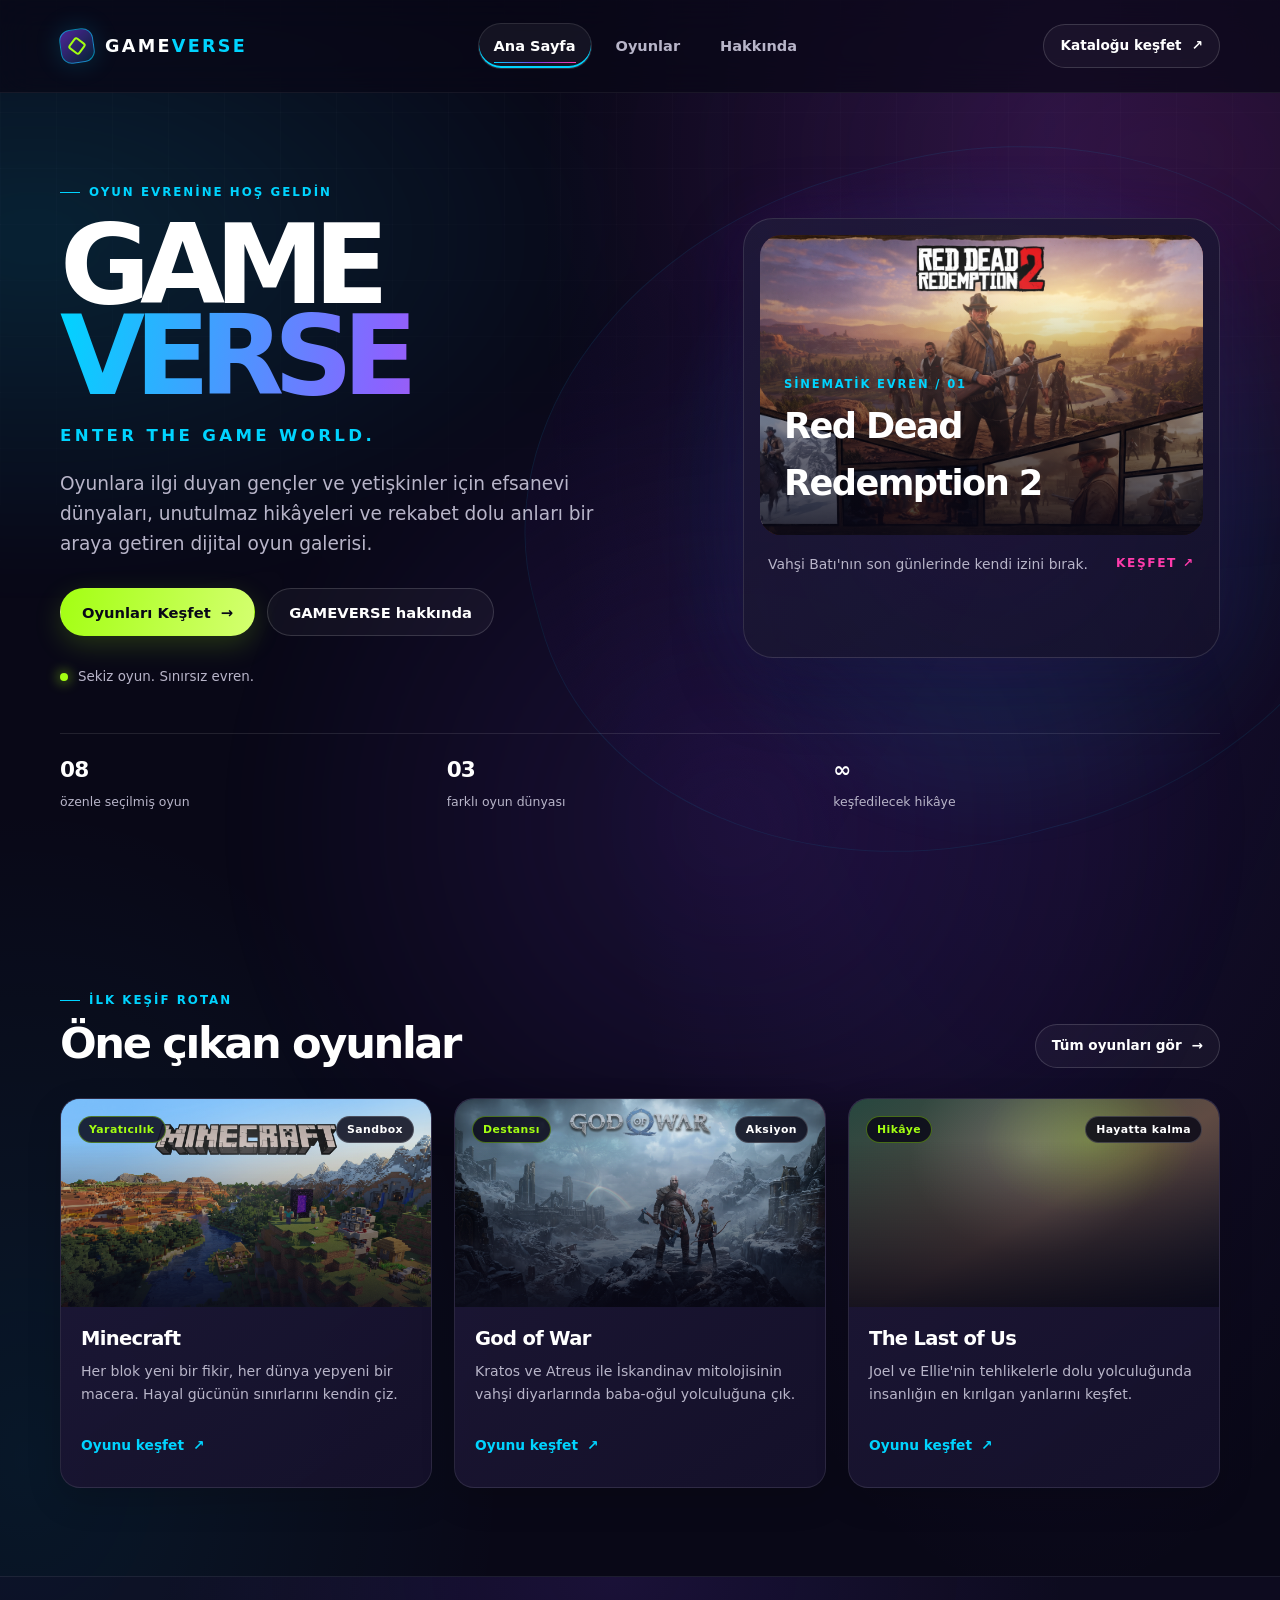
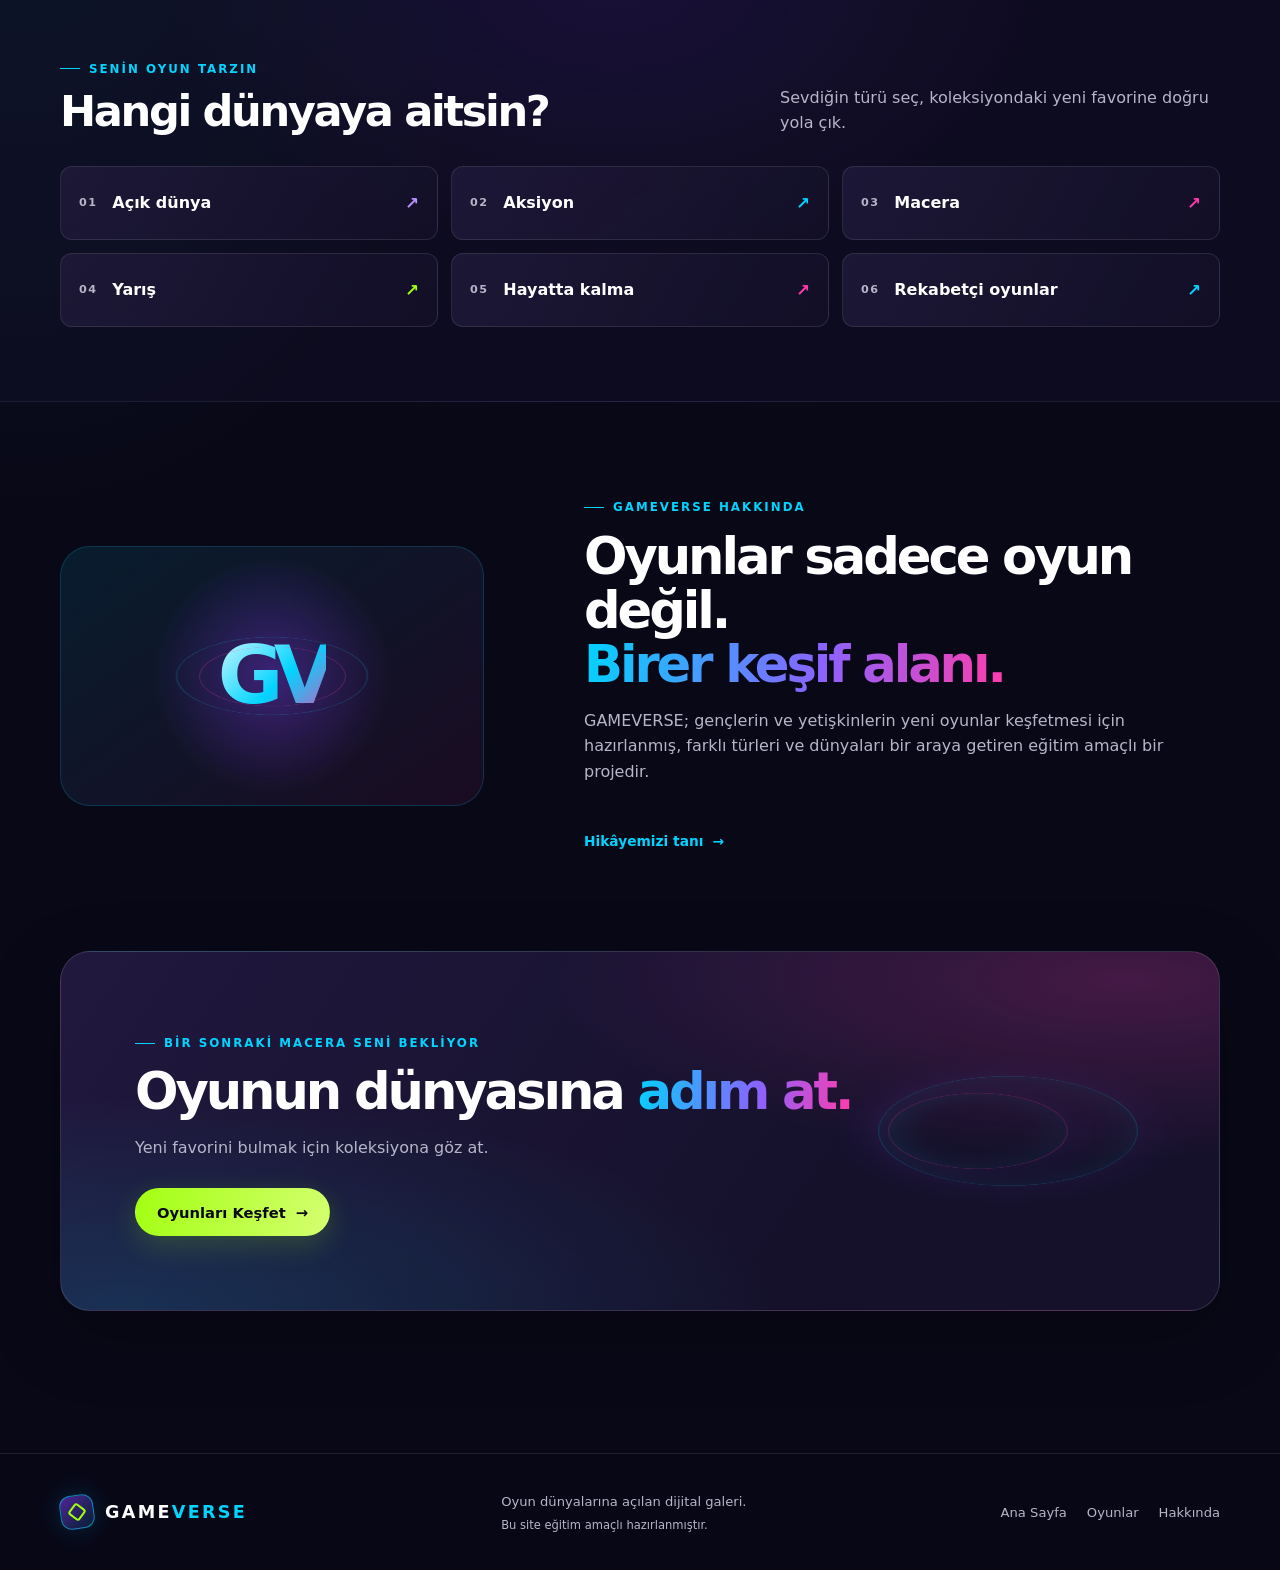
<file: index.html>
<!doctype html>
<html lang="tr">
<head>
  <meta charset="utf-8">
  <meta name="viewport" content="width=device-width, initial-scale=1">
  <meta name="theme-color" content="#090817">
  <meta name="description" content="GAMEVERSE ile oyun dünyalarının öne çıkan yapımlarını keşfet.">
  <title>GAMEVERSE — Oyunların Ötesinde</title>
  <link rel="stylesheet" href="css/style.css">
  <script src="js/script.js" defer></script>
</head>
<body>
  <a class="skip-link" href="#main-content">Ana içeriğe geç</a>
  <header class="site-header">
    <div class="container navbar">
      <a class="brand" href="index.html" aria-label="GAMEVERSE ana sayfa">
        <span class="brand-mark" aria-hidden="true"></span>
        <span class="brand-word">GAME<span>VERSE</span></span>
      </a>
      <nav class="nav-links" aria-label="Ana gezinme">
        <a class="nav-link" href="index.html" aria-current="page">Ana Sayfa</a>
        <a class="nav-link" href="icerikler.html">Oyunlar</a>
        <a class="nav-link" href="hakkinda.html">Hakkında</a>
      </nav>
      <details class="mobile-menu">
        <summary class="mobile-menu-toggle"><span class="menu-lines" aria-hidden="true"><i></i><i></i></span>Menü</summary>
        <nav class="mobile-menu-panel" aria-label="Mobil gezinme">
          <a href="index.html" aria-current="page">Ana Sayfa</a>
          <a href="icerikler.html">Oyunlar</a>
          <a href="hakkinda.html">Hakkında</a>
        </nav>
      </details>
      <a class="button button--secondary button--small" href="icerikler.html">Kataloğu keşfet <span aria-hidden="true">↗</span></a>
    </div>
  </header>

  <main id="main-content" tabindex="-1">
    <section class="hero hero--home container">
      <div class="hero-grid">
        <div class="hero-copy reveal">
          <span class="eyebrow">Oyun evrenine hoş geldin</span>
          <h1 class="hero-title hero-title--brand">
            <span class="title-line brand-first">GAME</span>
            <span class="title-line gradient-text">VERSE</span>
          </h1>
          <p class="hero-slogan">ENTER THE GAME WORLD.</p>
          <p class="lead">Oyunlara ilgi duyan gençler ve yetişkinler için efsanevi dünyaları, unutulmaz hikâyeleri ve rekabet dolu anları bir araya getiren dijital oyun galerisi.</p>
          <div class="hero-actions">
            <a class="button button--primary" href="icerikler.html">Oyunları Keşfet <span aria-hidden="true">→</span></a>
            <a class="button button--secondary" href="hakkinda.html">GAMEVERSE hakkında</a>
          </div>
          <p class="hero-note"><span class="status-dot" aria-hidden="true"></span> Sekiz oyun. Sınırsız evren.</p>
        </div>

        <div class="feature-panel reveal reveal-delay">
          <div class="feature-art has-image art--rdr2">
            <img class="game-art-image" src="images/games/red%20dead%20redemption%202.jpeg" alt="Red Dead Redemption 2 oyun görseli" fetchpriority="high">
            <div>
              <span class="feature-kicker">Sinematik evren / 01</span>
              <h2>Red Dead<br>Redemption 2</h2>
            </div>
          </div>
          <div class="feature-meta">
            <p>Vahşi Batı'nın son günlerinde kendi izini bırak.</p>
            <a class="feature-index" href="icerikler.html" aria-label="Red Dead Redemption 2 oyununu keşfet">KEŞFET ↗</a>
          </div>
        </div>
      </div>

      <div class="stat-row" role="group" aria-label="GAMEVERSE özeti">
        <div class="stat"><strong>08</strong><span>özenle seçilmiş oyun</span></div>
        <div class="stat"><strong>03</strong><span>farklı oyun dünyası</span></div>
        <div class="stat"><strong>∞</strong><span>keşfedilecek hikâye</span></div>
      </div>
    </section>

    <section class="section container" aria-labelledby="featured-heading">
      <div class="section-heading">
        <div>
          <span class="eyebrow">İlk keşif rotan</span>
          <h2 id="featured-heading">Öne çıkan oyunlar</h2>
        </div>
        <a class="button button--secondary button--small" href="icerikler.html">Tüm oyunları gör <span aria-hidden="true">→</span></a>
      </div>
      <div class="game-grid">
        <article class="game-card">
          <div class="game-art has-image art--minecraft"><img class="game-art-image" src="images/games/minecraft.jpeg" alt="Minecraft oyun görseli" loading="lazy" decoding="async"><span class="tag tag--accent">Yaratıcılık</span><span class="tag">Sandbox</span></div>
          <div class="game-card-content">
            <h3>Minecraft</h3>
            <p>Her blok yeni bir fikir, her dünya yepyeni bir macera. Hayal gücünün sınırlarını kendin çiz.</p>
            <a class="game-card-link" href="icerikler.html">Oyunu keşfet <span aria-hidden="true">↗</span></a>
          </div>
        </article>
        <article class="game-card">
          <div class="game-art has-image art--god-of-war"><img class="game-art-image" src="images/games/god%20of%20war.jpeg" alt="God of War oyun görseli" loading="lazy" decoding="async"><span class="tag tag--accent">Destansı</span><span class="tag">Aksiyon</span></div>
          <div class="game-card-content">
            <h3>God of War</h3>
            <p>Kratos ve Atreus ile İskandinav mitolojisinin vahşi diyarlarında baba-oğul yolculuğuna çık.</p>
            <a class="game-card-link" href="icerikler.html">Oyunu keşfet <span aria-hidden="true">↗</span></a>
          </div>
        </article>
        <article class="game-card">
          <div class="game-art has-image art--last-of-us"><img class="game-art-image" src="images/games/the%20last%20of%20us.jpeg" alt="The Last of Us oyun görseli" loading="lazy" decoding="async"><span class="tag tag--accent">Hikâye</span><span class="tag">Hayatta kalma</span></div>
          <div class="game-card-content">
            <h3>The Last of Us</h3>
            <p>Joel ve Ellie'nin tehlikelerle dolu yolculuğunda insanlığın en kırılgan yanlarını keşfet.</p>
            <a class="game-card-link" href="icerikler.html">Oyunu keşfet <span aria-hidden="true">↗</span></a>
          </div>
        </article>
      </div>
    </section>

    <section class="genre-section" aria-labelledby="genres-heading">
      <div class="container">
        <div class="section-heading">
          <div>
            <span class="eyebrow">Senin oyun tarzın</span>
            <h2 id="genres-heading">Hangi dünyaya aitsin?</h2>
          </div>
          <p>Sevdiğin türü seç, koleksiyondaki yeni favorine doğru yola çık.</p>
        </div>
        <div class="genre-grid">
          <a class="genre-pill genre-pill--purple" href="icerikler.html"><span>01</span>Açık dünya<i aria-hidden="true">↗</i></a>
          <a class="genre-pill genre-pill--blue" href="icerikler.html"><span>02</span>Aksiyon<i aria-hidden="true">↗</i></a>
          <a class="genre-pill genre-pill--pink" href="icerikler.html"><span>03</span>Macera<i aria-hidden="true">↗</i></a>
          <a class="genre-pill genre-pill--green" href="icerikler.html"><span>04</span>Yarış<i aria-hidden="true">↗</i></a>
          <a class="genre-pill genre-pill--pink" href="icerikler.html"><span>05</span>Hayatta kalma<i aria-hidden="true">↗</i></a>
          <a class="genre-pill genre-pill--blue" href="icerikler.html"><span>06</span>Rekabetçi oyunlar<i aria-hidden="true">↗</i></a>
        </div>
      </div>
    </section>

    <section class="about-teaser section container" aria-labelledby="about-heading">
      <div class="about-teaser-mark" aria-hidden="true"><span>GV</span></div>
      <div class="about-teaser-copy">
        <span class="eyebrow">GAMEVERSE hakkında</span>
        <h2 id="about-heading">Oyunlar sadece oyun değil.<br><span class="gradient-text">Birer keşif alanı.</span></h2>
        <p>GAMEVERSE; gençlerin ve yetişkinlerin yeni oyunlar keşfetmesi için hazırlanmış, farklı türleri ve dünyaları bir araya getiren eğitim amaçlı bir projedir.</p>
        <a class="text-link" href="hakkinda.html">Hikâyemizi tanı <span aria-hidden="true">→</span></a>
      </div>
    </section>

    <section class="container final-cta" aria-labelledby="cta-heading">
      <div class="cta-panel">
        <span class="eyebrow">Bir sonraki macera seni bekliyor</span>
        <h2 id="cta-heading">Oyunun dünyasına <span class="gradient-text">adım at.</span></h2>
        <p>Yeni favorini bulmak için koleksiyona göz at.</p>
        <a class="button button--primary" href="icerikler.html">Oyunları Keşfet <span aria-hidden="true">→</span></a>
        <span class="cta-orbit cta-orbit--one" aria-hidden="true"></span>
        <span class="cta-orbit cta-orbit--two" aria-hidden="true"></span>
      </div>
    </section>
  </main>

  <footer class="site-footer">
    <div class="container footer-inner">
      <a class="brand" href="index.html"><span class="brand-mark" aria-hidden="true"></span><span class="brand-word">GAME<span>VERSE</span></span></a>
      <div class="footer-description">
        <p class="footer-note">Oyun dünyalarına açılan dijital galeri.</p>
        <p class="footer-note">Bu site eğitim amaçlı hazırlanmıştır.</p>
      </div>
      <nav class="footer-links" aria-label="Alt gezinme">
        <a href="index.html" aria-current="page">Ana Sayfa</a>
        <a href="icerikler.html">Oyunlar</a>
        <a href="hakkinda.html">Hakkında</a>
      </nav>
    </div>
  </footer>
</body>
</html>
</file>
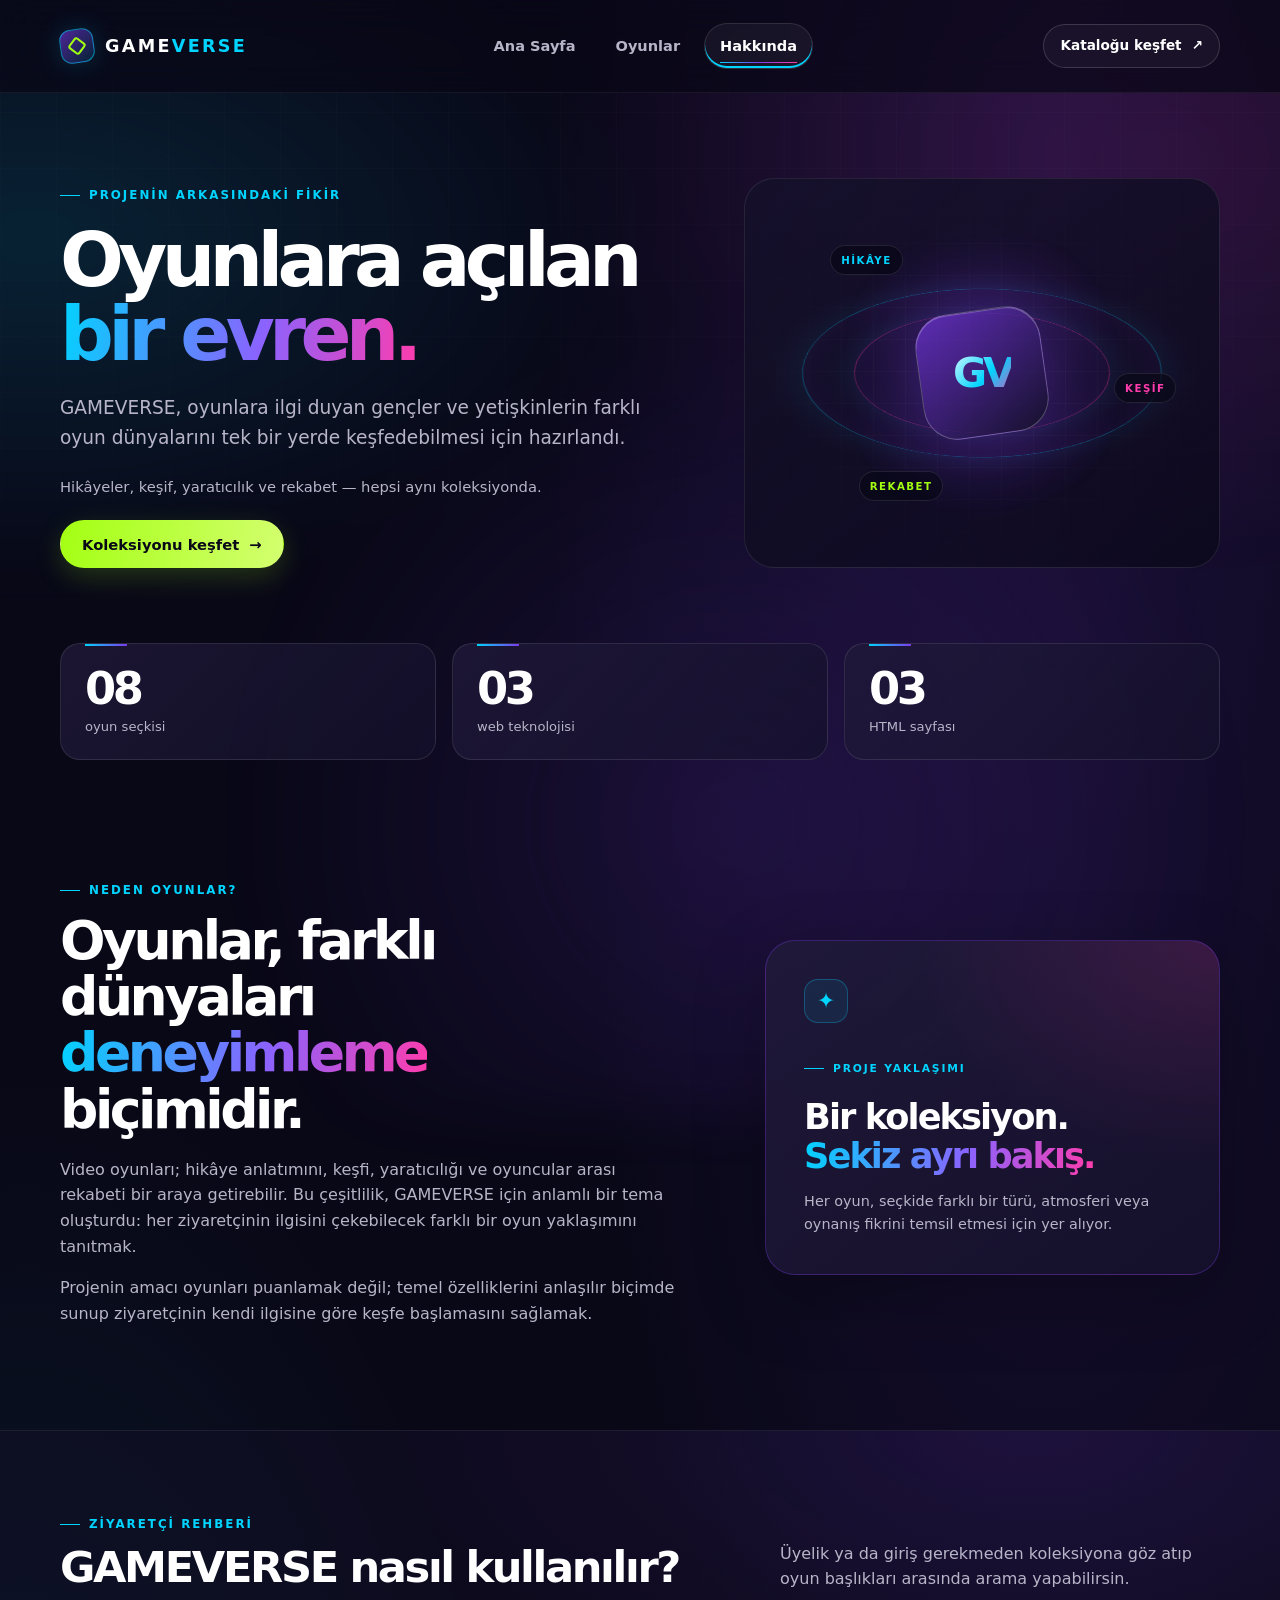
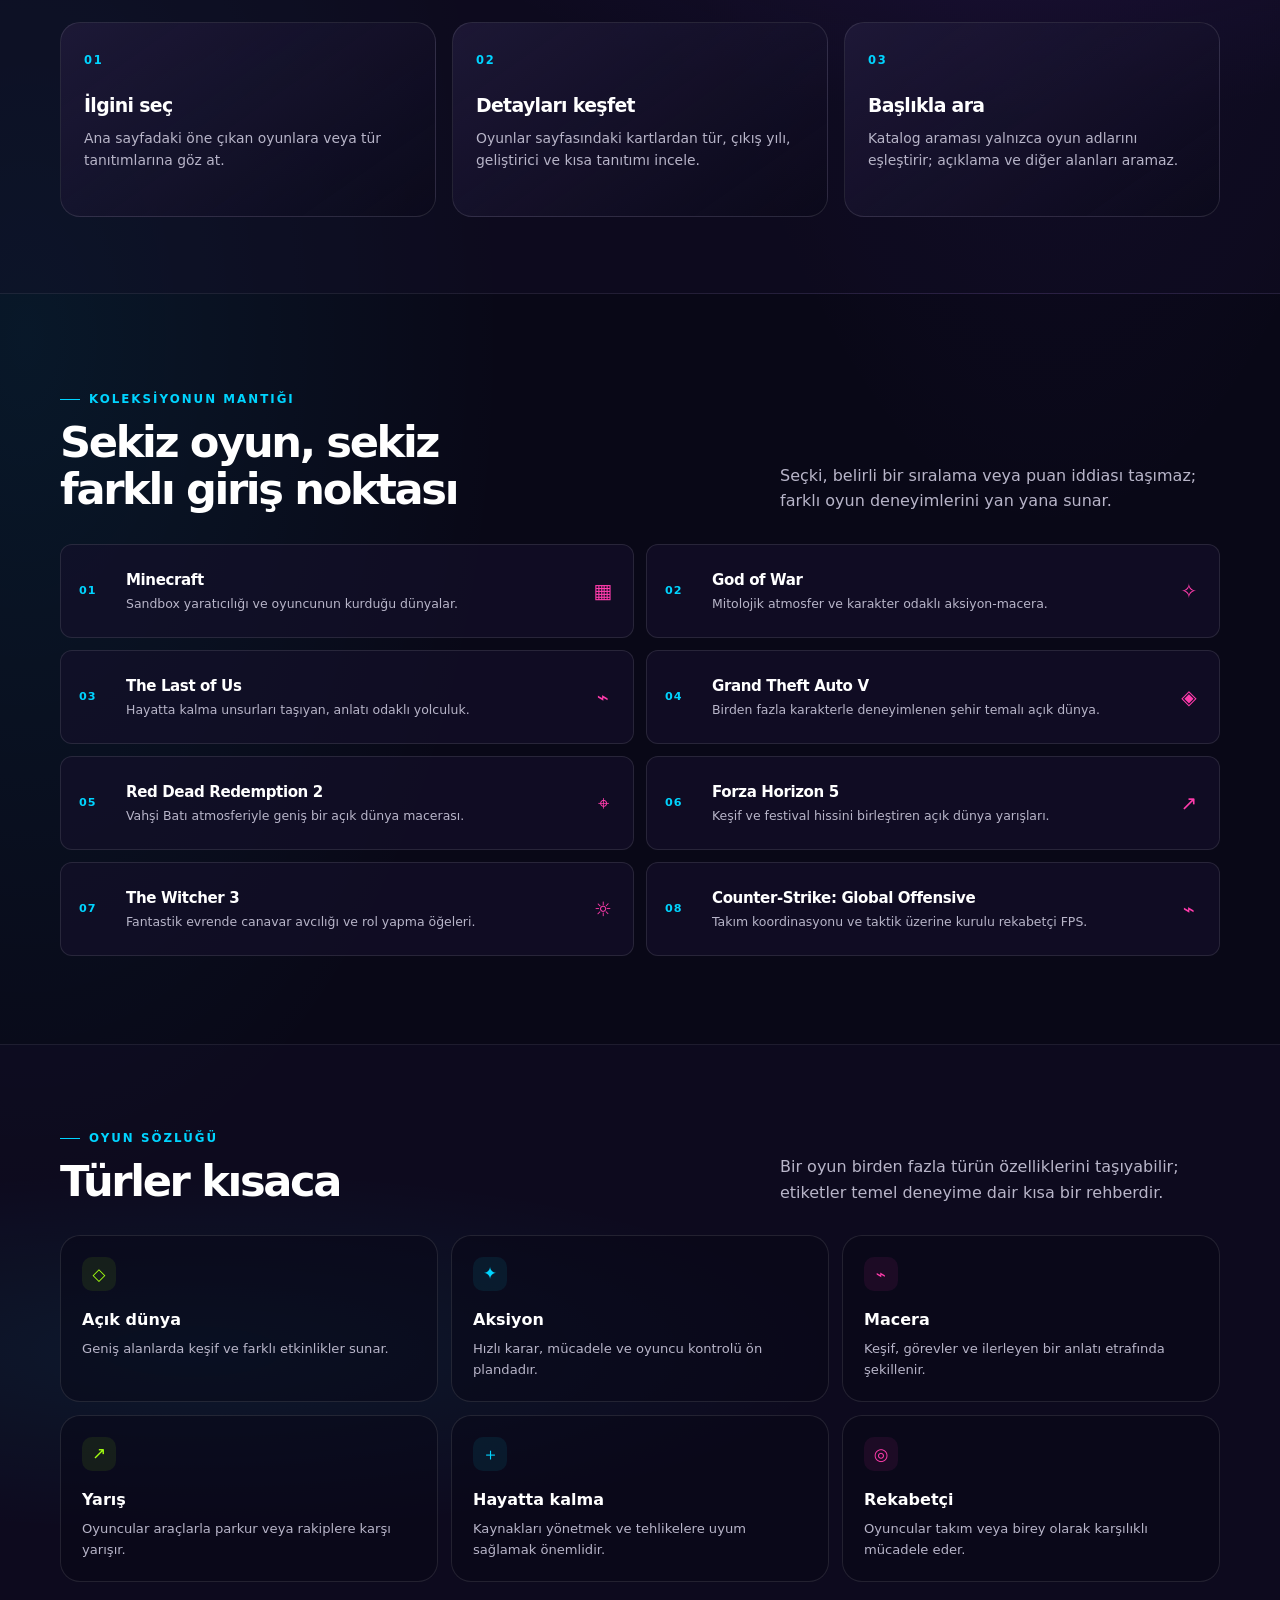
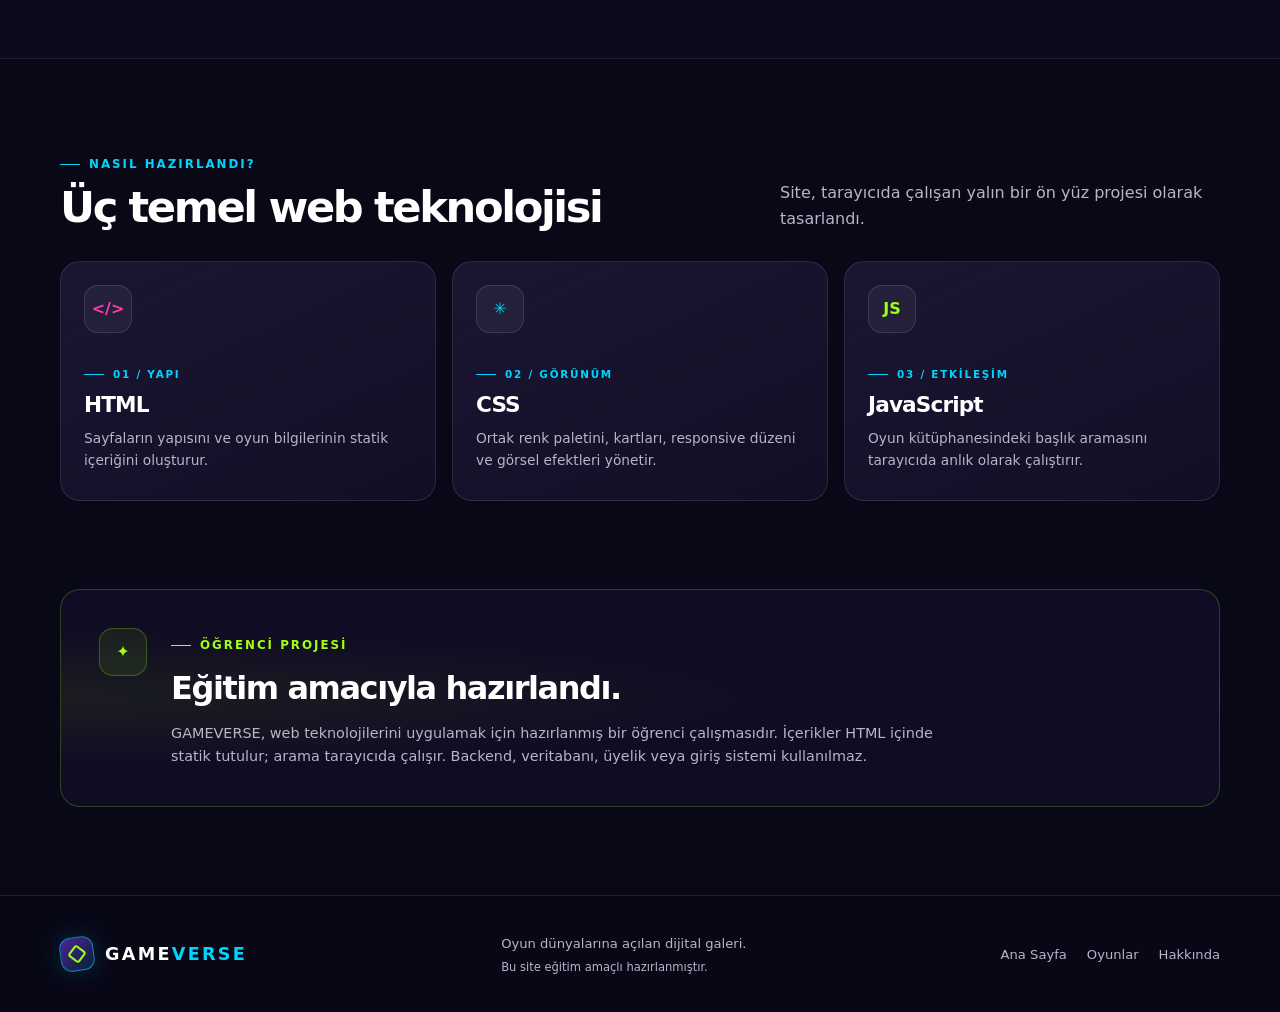
<file: hakkinda.html>
<!doctype html>
<html lang="tr">
<head>
  <meta charset="utf-8">
  <meta name="viewport" content="width=device-width, initial-scale=1">
  <meta name="theme-color" content="#090817">
  <meta name="description" content="GAMEVERSE'in amacı ve oyun seçkisi hakkında bilgi al.">
  <title>Hakkında | GAMEVERSE</title>
  <link rel="stylesheet" href="css/style.css">
  <script src="js/script.js" defer></script>
</head>
<body>
  <a class="skip-link" href="#main-content">Ana içeriğe geç</a>
  <header class="site-header">
    <div class="container navbar">
      <a class="brand" href="index.html" aria-label="GAMEVERSE ana sayfa">
        <span class="brand-mark" aria-hidden="true"></span>
        <span class="brand-word">GAME<span>VERSE</span></span>
      </a>
      <nav class="nav-links" aria-label="Ana gezinme">
        <a class="nav-link" href="index.html">Ana Sayfa</a>
        <a class="nav-link" href="icerikler.html">Oyunlar</a>
        <a class="nav-link" href="hakkinda.html" aria-current="page">Hakkında</a>
      </nav>
      <details class="mobile-menu">
        <summary class="mobile-menu-toggle"><span class="menu-lines" aria-hidden="true"><i></i><i></i></span>Menü</summary>
        <nav class="mobile-menu-panel" aria-label="Mobil gezinme">
          <a href="index.html">Ana Sayfa</a>
          <a href="icerikler.html">Oyunlar</a>
          <a href="hakkinda.html" aria-current="page">Hakkında</a>
        </nav>
      </details>
      <a class="button button--secondary button--small" href="icerikler.html">Kataloğu keşfet <span aria-hidden="true">↗</span></a>
    </div>
  </header>

  <main id="main-content" tabindex="-1">
    <section class="about-hero about-hero--story container" aria-labelledby="about-title">
      <div class="about-hero-copy">
        <span class="eyebrow">Projenin arkasındaki fikir</span>
        <h1 class="page-title" id="about-title">Oyunlara açılan <span class="gradient-text">bir evren.</span></h1>
        <p class="lead">GAMEVERSE, oyunlara ilgi duyan gençler ve yetişkinlerin farklı oyun dünyalarını tek bir yerde keşfedebilmesi için hazırlandı.</p>
        <p class="about-hero-note">Hikâyeler, keşif, yaratıcılık ve rekabet — hepsi aynı koleksiyonda.</p>
        <a class="button button--primary" href="icerikler.html">Koleksiyonu keşfet <span aria-hidden="true">→</span></a>
      </div>
      <div class="about-visual" aria-hidden="true">
        <div class="about-visual-orbit about-visual-orbit--outer"></div>
        <div class="about-visual-orbit about-visual-orbit--inner"></div>
        <span class="about-visual-label about-visual-label--top">HİKÂYE</span>
        <span class="about-visual-label about-visual-label--right">KEŞİF</span>
        <span class="about-visual-label about-visual-label--bottom">REKABET</span>
        <div class="about-visual-core"><span>GV</span></div>
      </div>
    </section>

    <section class="about-stats container" aria-label="Proje özeti">
      <div class="about-stat"><strong>08</strong><span>oyun seçkisi</span></div>
      <div class="about-stat"><strong>03</strong><span>web teknolojisi</span></div>
      <div class="about-stat"><strong>03</strong><span>HTML sayfası</span></div>
    </section>

    <section class="about-purpose section container" aria-labelledby="purpose-title">
      <div class="about-purpose-copy">
        <span class="eyebrow">Neden oyunlar?</span>
        <h2 id="purpose-title">Oyunlar, farklı dünyaları <span class="gradient-text">deneyimleme</span> biçimidir.</h2>
        <p>Video oyunları; hikâye anlatımını, keşfi, yaratıcılığı ve oyuncular arası rekabeti bir araya getirebilir. Bu çeşitlilik, GAMEVERSE için anlamlı bir tema oluşturdu: her ziyaretçinin ilgisini çekebilecek farklı bir oyun yaklaşımını tanıtmak.</p>
        <p>Projenin amacı oyunları puanlamak değil; temel özelliklerini anlaşılır biçimde sunup ziyaretçinin kendi ilgisine göre keşfe başlamasını sağlamak.</p>
      </div>
      <aside class="about-highlight">
        <span class="about-highlight-icon" aria-hidden="true">✦</span>
        <p class="eyebrow">Proje yaklaşımı</p>
        <h3>Bir koleksiyon.<br><span class="gradient-text">Sekiz ayrı bakış.</span></h3>
        <p>Her oyun, seçkide farklı bir türü, atmosferi veya oynanış fikrini temsil etmesi için yer alıyor.</p>
      </aside>
    </section>

    <section class="how-to-section" aria-labelledby="how-to-title">
      <div class="container">
        <div class="section-heading">
          <div>
            <span class="eyebrow">Ziyaretçi rehberi</span>
            <h2 id="how-to-title">GAMEVERSE nasıl kullanılır?</h2>
          </div>
          <p>Üyelik ya da giriş gerekmeden koleksiyona göz atıp oyun başlıkları arasında arama yapabilirsin.</p>
        </div>
        <div class="how-to-grid">
          <article class="how-to-card">
            <span class="step-number">01</span>
            <h3>İlgini seç</h3>
            <p>Ana sayfadaki öne çıkan oyunlara veya tür tanıtımlarına göz at.</p>
          </article>
          <article class="how-to-card">
            <span class="step-number">02</span>
            <h3>Detayları keşfet</h3>
            <p>Oyunlar sayfasındaki kartlardan tür, çıkış yılı, geliştirici ve kısa tanıtımı incele.</p>
          </article>
          <article class="how-to-card">
            <span class="step-number">03</span>
            <h3>Başlıkla ara</h3>
            <p>Katalog araması yalnızca oyun adlarını eşleştirir; açıklama ve diğer alanları aramaz.</p>
          </article>
        </div>
      </div>
    </section>

    <section class="section container" aria-labelledby="selection-title">
      <div class="section-heading">
        <div>
          <span class="eyebrow">Koleksiyonun mantığı</span>
          <h2 id="selection-title">Sekiz oyun, sekiz farklı giriş noktası</h2>
        </div>
        <p>Seçki, belirli bir sıralama veya puan iddiası taşımaz; farklı oyun deneyimlerini yan yana sunar.</p>
      </div>
      <div class="selection-grid">
        <article class="selection-item"><span>01</span><div><h3>Minecraft</h3><p>Sandbox yaratıcılığı ve oyuncunun kurduğu dünyalar.</p></div><b aria-hidden="true">▦</b></article>
        <article class="selection-item"><span>02</span><div><h3>God of War</h3><p>Mitolojik atmosfer ve karakter odaklı aksiyon-macera.</p></div><b aria-hidden="true">✧</b></article>
        <article class="selection-item"><span>03</span><div><h3>The Last of Us</h3><p>Hayatta kalma unsurları taşıyan, anlatı odaklı yolculuk.</p></div><b aria-hidden="true">⌁</b></article>
        <article class="selection-item"><span>04</span><div><h3>Grand Theft Auto V</h3><p>Birden fazla karakterle deneyimlenen şehir temalı açık dünya.</p></div><b aria-hidden="true">◈</b></article>
        <article class="selection-item"><span>05</span><div><h3>Red Dead Redemption 2</h3><p>Vahşi Batı atmosferiyle geniş bir açık dünya macerası.</p></div><b aria-hidden="true">⌖</b></article>
        <article class="selection-item"><span>06</span><div><h3>Forza Horizon 5</h3><p>Keşif ve festival hissini birleştiren açık dünya yarışları.</p></div><b aria-hidden="true">↗</b></article>
        <article class="selection-item"><span>07</span><div><h3>The Witcher 3</h3><p>Fantastik evrende canavar avcılığı ve rol yapma öğeleri.</p></div><b aria-hidden="true">☼</b></article>
        <article class="selection-item"><span>08</span><div><h3>Counter-Strike: Global Offensive</h3><p>Takım koordinasyonu ve taktik üzerine kurulu rekabetçi FPS.</p></div><b aria-hidden="true">⌁</b></article>
      </div>
    </section>

    <section class="genre-guide" aria-labelledby="genre-guide-title">
      <div class="container">
        <div class="section-heading">
          <div>
            <span class="eyebrow">Oyun sözlüğü</span>
            <h2 id="genre-guide-title">Türler kısaca</h2>
          </div>
          <p>Bir oyun birden fazla türün özelliklerini taşıyabilir; etiketler temel deneyime dair kısa bir rehberdir.</p>
        </div>
        <div class="genre-guide-grid">
          <article class="genre-guide-card"><span aria-hidden="true">◇</span><h3>Açık dünya</h3><p>Geniş alanlarda keşif ve farklı etkinlikler sunar.</p></article>
          <article class="genre-guide-card"><span aria-hidden="true">✦</span><h3>Aksiyon</h3><p>Hızlı karar, mücadele ve oyuncu kontrolü ön plandadır.</p></article>
          <article class="genre-guide-card"><span aria-hidden="true">⌁</span><h3>Macera</h3><p>Keşif, görevler ve ilerleyen bir anlatı etrafında şekillenir.</p></article>
          <article class="genre-guide-card"><span aria-hidden="true">↗</span><h3>Yarış</h3><p>Oyuncular araçlarla parkur veya rakiplere karşı yarışır.</p></article>
          <article class="genre-guide-card"><span aria-hidden="true">＋</span><h3>Hayatta kalma</h3><p>Kaynakları yönetmek ve tehlikelere uyum sağlamak önemlidir.</p></article>
          <article class="genre-guide-card"><span aria-hidden="true">◎</span><h3>Rekabetçi</h3><p>Oyuncular takım veya birey olarak karşılıklı mücadele eder.</p></article>
        </div>
      </div>
    </section>

    <section class="section container" aria-labelledby="technology-title">
      <div class="section-heading">
        <div>
          <span class="eyebrow">Nasıl hazırlandı?</span>
          <h2 id="technology-title">Üç temel web teknolojisi</h2>
        </div>
        <p>Site, tarayıcıda çalışan yalın bir ön yüz projesi olarak tasarlandı.</p>
      </div>
      <div class="technology-grid">
        <article class="technology-card"><span class="technology-mark technology-mark--html" aria-hidden="true">&lt;/&gt;</span><span class="eyebrow">01 / Yapı</span><h3>HTML</h3><p>Sayfaların yapısını ve oyun bilgilerinin statik içeriğini oluşturur.</p></article>
        <article class="technology-card"><span class="technology-mark technology-mark--css" aria-hidden="true">✳</span><span class="eyebrow">02 / Görünüm</span><h3>CSS</h3><p>Ortak renk paletini, kartları, responsive düzeni ve görsel efektleri yönetir.</p></article>
        <article class="technology-card"><span class="technology-mark technology-mark--js" aria-hidden="true">JS</span><span class="eyebrow">03 / Etkileşim</span><h3>JavaScript</h3><p>Oyun kütüphanesindeki başlık aramasını tarayıcıda anlık olarak çalıştırır.</p></article>
      </div>
    </section>

    <section class="container education-note" aria-labelledby="education-title">
      <div class="education-note-icon" aria-hidden="true">✦</div>
      <div>
        <span class="eyebrow">Öğrenci projesi</span>
        <h2 id="education-title">Eğitim amacıyla hazırlandı.</h2>
        <p>GAMEVERSE, web teknolojilerini uygulamak için hazırlanmış bir öğrenci çalışmasıdır. İçerikler HTML içinde statik tutulur; arama tarayıcıda çalışır. Backend, veritabanı, üyelik veya giriş sistemi kullanılmaz.</p>
      </div>
    </section>
  </main>

  <footer class="site-footer">
    <div class="container footer-inner">
      <a class="brand" href="index.html"><span class="brand-mark" aria-hidden="true"></span><span class="brand-word">GAME<span>VERSE</span></span></a>
      <div class="footer-description">
        <p class="footer-note">Oyun dünyalarına açılan dijital galeri.</p>
        <p class="footer-note">Bu site eğitim amaçlı hazırlanmıştır.</p>
      </div>
      <nav class="footer-links" aria-label="Alt gezinme">
        <a href="index.html">Ana Sayfa</a>
        <a href="icerikler.html">Oyunlar</a>
        <a href="hakkinda.html" aria-current="page">Hakkında</a>
      </nav>
    </div>
  </footer>
</body>
</html>
</file>
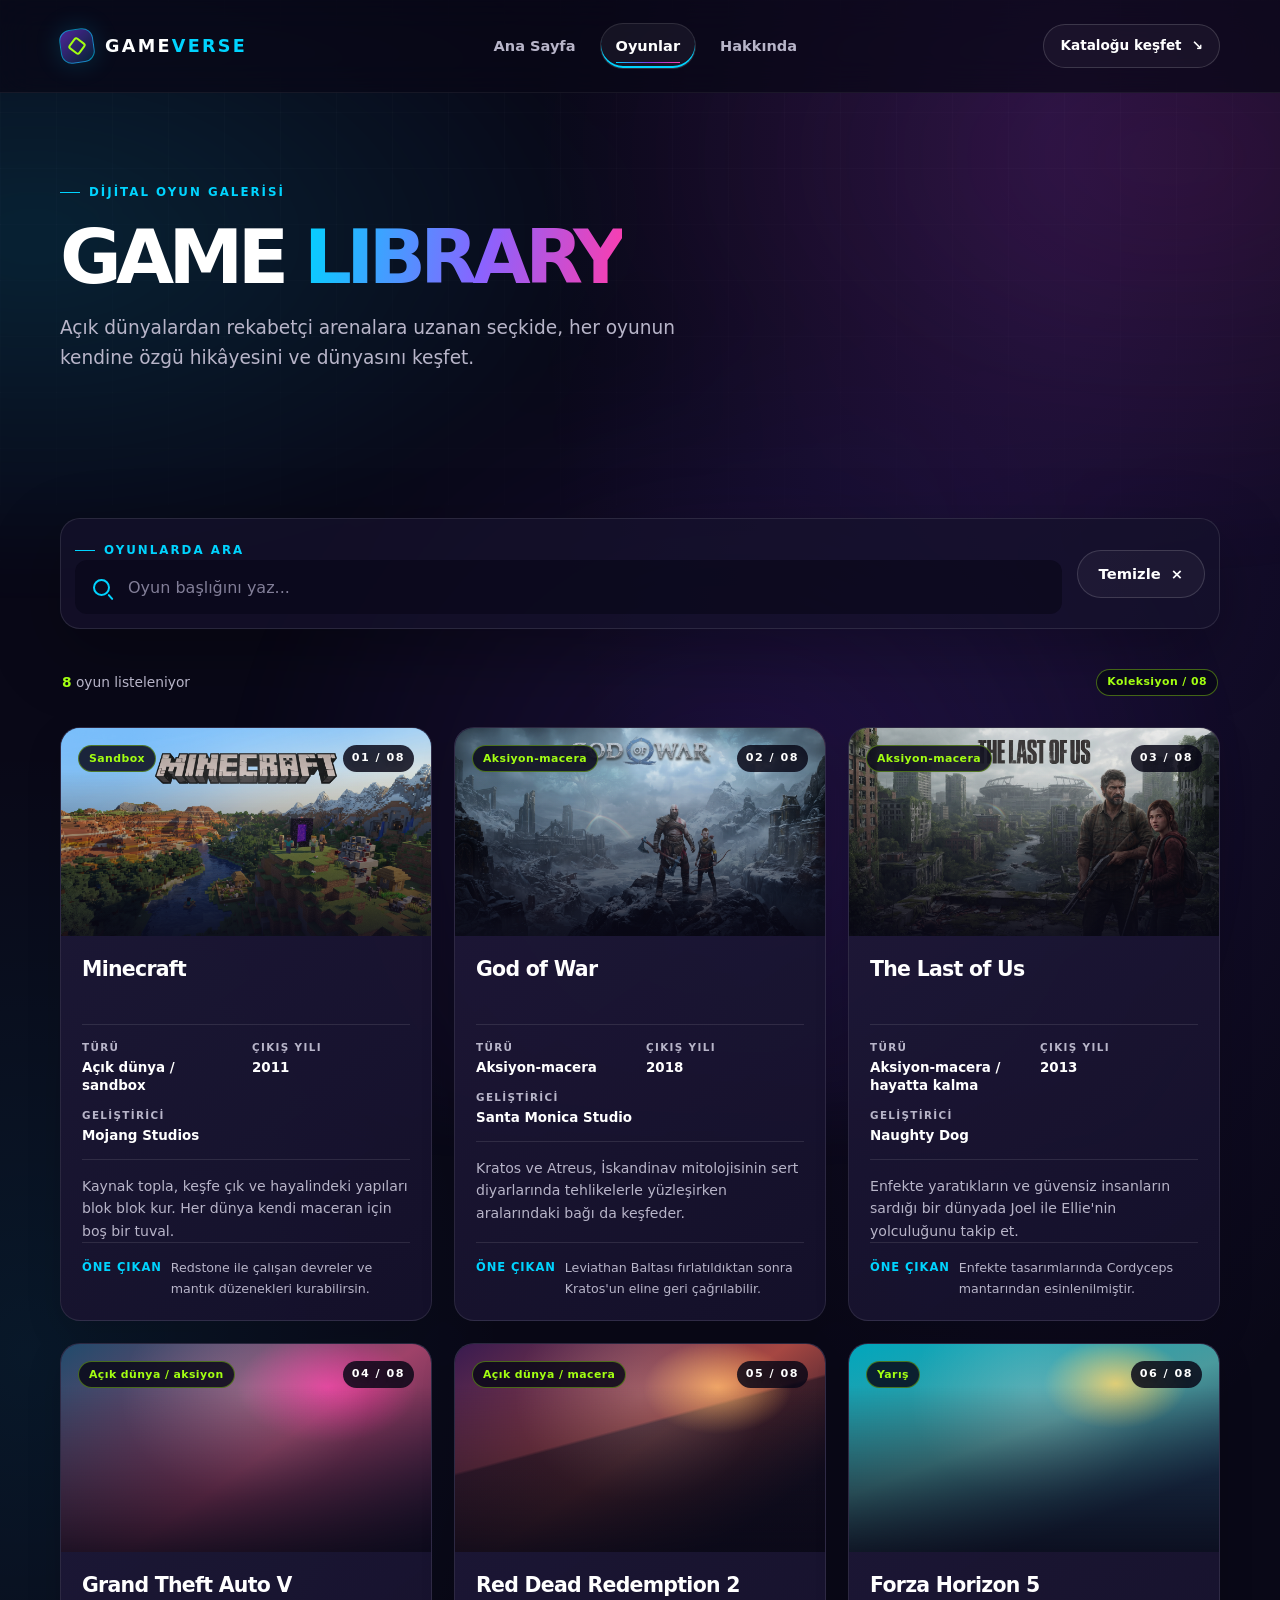
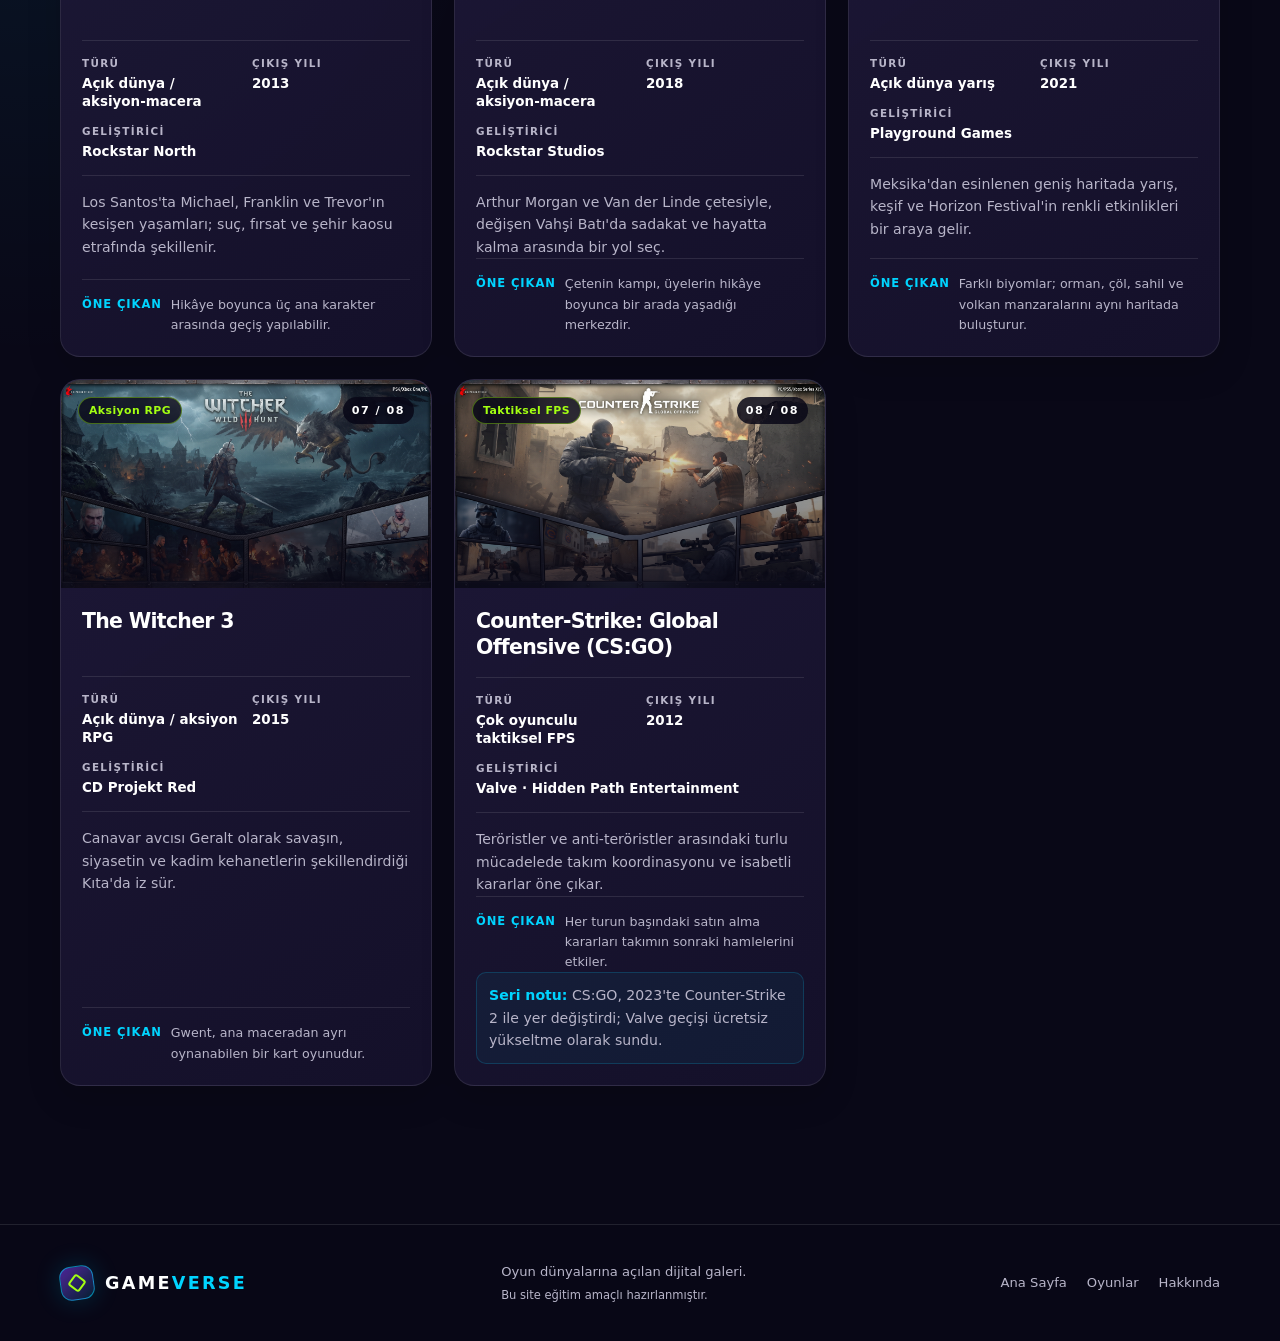
<file: icerikler.html>
<!doctype html>
<html lang="tr">
<head>
  <meta charset="utf-8">
  <meta name="viewport" content="width=device-width, initial-scale=1">
  <meta name="theme-color" content="#090817">
  <meta name="description" content="GAMEVERSE oyun kataloğunda sekiz farklı oyun evrenini keşfet.">
  <title>Oyun Kataloğu | GAMEVERSE</title>
  <link rel="stylesheet" href="css/style.css">
  <script src="js/script.js" defer></script>
</head>
<body>
  <a class="skip-link" href="#main-content">Ana içeriğe geç</a>
  <header class="site-header">
    <div class="container navbar">
      <a class="brand" href="index.html" aria-label="GAMEVERSE ana sayfa">
        <span class="brand-mark" aria-hidden="true"></span>
        <span class="brand-word">GAME<span>VERSE</span></span>
      </a>
      <nav class="nav-links" aria-label="Ana gezinme">
        <a class="nav-link" href="index.html">Ana Sayfa</a>
        <a class="nav-link" href="icerikler.html" aria-current="page">Oyunlar</a>
        <a class="nav-link" href="hakkinda.html">Hakkında</a>
      </nav>
      <details class="mobile-menu">
        <summary class="mobile-menu-toggle"><span class="menu-lines" aria-hidden="true"><i></i><i></i></span>Menü</summary>
        <nav class="mobile-menu-panel" aria-label="Mobil gezinme">
          <a href="index.html">Ana Sayfa</a>
          <a href="icerikler.html" aria-current="page">Oyunlar</a>
          <a href="hakkinda.html">Hakkında</a>
        </nav>
      </details>
      <a class="button button--secondary button--small" href="#oyunlar">Kataloğu keşfet <span aria-hidden="true">↘</span></a>
    </div>
  </header>

  <main id="main-content" tabindex="-1">
    <section class="catalog-intro container">
      <span class="eyebrow">Dijital oyun galerisi</span>
      <h1 class="page-title">GAME <span class="gradient-text">LIBRARY</span></h1>
      <p class="lead">Açık dünyalardan rekabetçi arenalara uzanan seçkide, her oyunun kendine özgü hikâyesini ve dünyasını keşfet.</p>
    </section>

    <section class="section container" id="oyunlar" aria-label="Oyun kataloğu">
      <div class="search-panel" role="search" aria-label="Oyun kataloğunda ara">
        <div>
          <label class="eyebrow" for="game-search">Oyunlarda ara</label>
          <div class="search-field-wrap">
            <span class="search-icon" aria-hidden="true"></span>
            <input class="search-input" id="game-search" type="search" placeholder="Oyun başlığını yaz..." autocomplete="off">
          </div>
        </div>
        <button class="button button--secondary" id="clear-search" type="button">Temizle <span aria-hidden="true">×</span></button>
      </div>
      <div class="search-status">
        <p class="results-count" id="results-count" aria-live="polite"><strong id="visible-count">8</strong> oyun listeleniyor</p>
        <span class="tag tag--accent">Koleksiyon / 08</span>
      </div>
      <p class="empty-state" id="empty-state" role="status" aria-live="polite" hidden>Bu başlıkla eşleşen bir oyun bulunamadı. Farklı bir oyun adı deneyebilirsin.</p>

      <div class="game-grid library-grid" id="game-grid">
        <article class="game-card library-card" data-game-card>
          <div class="game-art has-image art--minecraft"><img class="game-art-image" src="images/games/minecraft.jpeg" alt="Minecraft oyun görseli" loading="lazy" decoding="async"><span class="tag tag--accent">Sandbox</span><span class="art-index">01 / 08</span></div>
          <div class="game-card-content library-card-content">
            <h2 class="game-card-title">Minecraft</h2>
            <dl class="game-specs">
              <div><dt>Türü</dt><dd>Açık dünya / sandbox</dd></div>
              <div><dt>Çıkış yılı</dt><dd>2011</dd></div>
              <div class="game-spec--wide"><dt>Geliştirici</dt><dd>Mojang Studios</dd></div>
            </dl>
            <p class="game-description">Kaynak topla, keşfe çık ve hayalindeki yapıları blok blok kur. Her dünya kendi maceran için boş bir tuval.</p>
            <p class="game-fact"><strong>Öne çıkan</strong><span>Redstone ile çalışan devreler ve mantık düzenekleri kurabilirsin.</span></p>
          </div>
        </article>
        <article class="game-card library-card" data-game-card>
          <div class="game-art has-image art--god-of-war"><img class="game-art-image" src="images/games/god%20of%20war.jpeg" alt="God of War oyun görseli" loading="lazy" decoding="async"><span class="tag tag--accent">Aksiyon-macera</span><span class="art-index">02 / 08</span></div>
          <div class="game-card-content library-card-content">
            <h2 class="game-card-title">God of War</h2>
            <dl class="game-specs">
              <div><dt>Türü</dt><dd>Aksiyon-macera</dd></div>
              <div><dt>Çıkış yılı</dt><dd>2018</dd></div>
              <div class="game-spec--wide"><dt>Geliştirici</dt><dd>Santa Monica Studio</dd></div>
            </dl>
            <p class="game-description">Kratos ve Atreus, İskandinav mitolojisinin sert diyarlarında tehlikelerle yüzleşirken aralarındaki bağı da keşfeder.</p>
            <p class="game-fact"><strong>Öne çıkan</strong><span>Leviathan Baltası fırlatıldıktan sonra Kratos'un eline geri çağrılabilir.</span></p>
          </div>
        </article>
        <article class="game-card library-card" data-game-card>
          <div class="game-art has-image art--last-of-us"><img class="game-art-image" src="images/games/the%20last%20of%20us.jpeg" alt="The Last of Us oyun görseli" loading="lazy" decoding="async"><span class="tag tag--accent">Aksiyon-macera</span><span class="art-index">03 / 08</span></div>
          <div class="game-card-content library-card-content">
            <h2 class="game-card-title">The Last of Us</h2>
            <dl class="game-specs">
              <div><dt>Türü</dt><dd>Aksiyon-macera / hayatta kalma</dd></div>
              <div><dt>Çıkış yılı</dt><dd>2013</dd></div>
              <div class="game-spec--wide"><dt>Geliştirici</dt><dd>Naughty Dog</dd></div>
            </dl>
            <p class="game-description">Enfekte yaratıkların ve güvensiz insanların sardığı bir dünyada Joel ile Ellie'nin yolculuğunu takip et.</p>
            <p class="game-fact"><strong>Öne çıkan</strong><span>Enfekte tasarımlarında Cordyceps mantarından esinlenilmiştir.</span></p>
          </div>
        </article>
        <article class="game-card library-card" data-game-card>
          <div class="game-art has-image art--gta"><img class="game-art-image" src="images/games/gta%20v.jpeg" alt="Grand Theft Auto V oyun görseli" loading="lazy" decoding="async"><span class="tag tag--accent">Açık dünya / aksiyon</span><span class="art-index">04 / 08</span></div>
          <div class="game-card-content library-card-content">
            <h2 class="game-card-title">Grand Theft Auto V</h2>
            <dl class="game-specs">
              <div><dt>Türü</dt><dd>Açık dünya / aksiyon-macera</dd></div>
              <div><dt>Çıkış yılı</dt><dd>2013</dd></div>
              <div class="game-spec--wide"><dt>Geliştirici</dt><dd>Rockstar North</dd></div>
            </dl>
            <p class="game-description">Los Santos'ta Michael, Franklin ve Trevor'ın kesişen yaşamları; suç, fırsat ve şehir kaosu etrafında şekillenir.</p>
            <p class="game-fact"><strong>Öne çıkan</strong><span>Hikâye boyunca üç ana karakter arasında geçiş yapılabilir.</span></p>
          </div>
        </article>
        <article class="game-card library-card" data-game-card>
          <div class="game-art has-image art--rdr2"><img class="game-art-image" src="images/games/red%20dead%20redemption%202.jpeg" alt="Red Dead Redemption 2 oyun görseli" loading="lazy" decoding="async"><span class="tag tag--accent">Açık dünya / macera</span><span class="art-index">05 / 08</span></div>
          <div class="game-card-content library-card-content">
            <h2 class="game-card-title">Red Dead Redemption 2</h2>
            <dl class="game-specs">
              <div><dt>Türü</dt><dd>Açık dünya / aksiyon-macera</dd></div>
              <div><dt>Çıkış yılı</dt><dd>2018</dd></div>
              <div class="game-spec--wide"><dt>Geliştirici</dt><dd>Rockstar Studios</dd></div>
            </dl>
            <p class="game-description">Arthur Morgan ve Van der Linde çetesiyle, değişen Vahşi Batı'da sadakat ve hayatta kalma arasında bir yol seç.</p>
            <p class="game-fact"><strong>Öne çıkan</strong><span>Çetenin kampı, üyelerin hikâye boyunca bir arada yaşadığı merkezdir.</span></p>
          </div>
        </article>
        <article class="game-card library-card" data-game-card>
          <div class="game-art has-image art--forza"><img class="game-art-image" src="images/games/forza%20horizon%205.jpeg" alt="Forza Horizon 5 oyun görseli" loading="lazy" decoding="async"><span class="tag tag--accent">Yarış</span><span class="art-index">06 / 08</span></div>
          <div class="game-card-content library-card-content">
            <h2 class="game-card-title">Forza Horizon 5</h2>
            <dl class="game-specs">
              <div><dt>Türü</dt><dd>Açık dünya yarış</dd></div>
              <div><dt>Çıkış yılı</dt><dd>2021</dd></div>
              <div class="game-spec--wide"><dt>Geliştirici</dt><dd>Playground Games</dd></div>
            </dl>
            <p class="game-description">Meksika'dan esinlenen geniş haritada yarış, keşif ve Horizon Festival'in renkli etkinlikleri bir araya gelir.</p>
            <p class="game-fact"><strong>Öne çıkan</strong><span>Farklı biyomlar; orman, çöl, sahil ve volkan manzaralarını aynı haritada buluşturur.</span></p>
          </div>
        </article>
        <article class="game-card library-card" data-game-card>
          <div class="game-art has-image art--witcher"><img class="game-art-image" src="images/games/the%20witcher%203.jpeg" alt="The Witcher 3 oyun görseli" loading="lazy" decoding="async"><span class="tag tag--accent">Aksiyon RPG</span><span class="art-index">07 / 08</span></div>
          <div class="game-card-content library-card-content">
            <h2 class="game-card-title">The Witcher 3</h2>
            <dl class="game-specs">
              <div><dt>Türü</dt><dd>Açık dünya / aksiyon RPG</dd></div>
              <div><dt>Çıkış yılı</dt><dd>2015</dd></div>
              <div class="game-spec--wide"><dt>Geliştirici</dt><dd>CD Projekt Red</dd></div>
            </dl>
            <p class="game-description">Canavar avcısı Geralt olarak savaşın, siyasetin ve kadim kehanetlerin şekillendirdiği Kıta'da iz sür.</p>
            <p class="game-fact"><strong>Öne çıkan</strong><span>Gwent, ana maceradan ayrı oynanabilen bir kart oyunudur.</span></p>
          </div>
        </article>
        <article class="game-card library-card" data-game-card>
          <div class="game-art has-image art--csgo"><img class="game-art-image" src="images/games/counter%20strike.jpeg" alt="Counter-Strike oyun görseli" loading="lazy" decoding="async"><span class="tag tag--accent">Taktiksel FPS</span><span class="art-index">08 / 08</span></div>
          <div class="game-card-content library-card-content">
            <h2 class="game-card-title">Counter-Strike: Global Offensive (CS:GO)</h2>
            <dl class="game-specs">
              <div><dt>Türü</dt><dd>Çok oyunculu taktiksel FPS</dd></div>
              <div><dt>Çıkış yılı</dt><dd>2012</dd></div>
              <div class="game-spec--wide"><dt>Geliştirici</dt><dd>Valve · Hidden Path Entertainment</dd></div>
            </dl>
            <p class="game-description">Teröristler ve anti-teröristler arasındaki turlu mücadelede takım koordinasyonu ve isabetli kararlar öne çıkar.</p>
            <p class="game-fact"><strong>Öne çıkan</strong><span>Her turun başındaki satın alma kararları takımın sonraki hamlelerini etkiler.</span></p>
            <p class="game-series-note"><strong>Seri notu:</strong> CS:GO, 2023'te Counter-Strike 2 ile yer değiştirdi; Valve geçişi ücretsiz yükseltme olarak sundu.</p>
          </div>
        </article>
      </div>
    </section>
  </main>

  <footer class="site-footer">
    <div class="container footer-inner">
      <a class="brand" href="index.html"><span class="brand-mark" aria-hidden="true"></span><span class="brand-word">GAME<span>VERSE</span></span></a>
      <div class="footer-description">
        <p class="footer-note">Oyun dünyalarına açılan dijital galeri.</p>
        <p class="footer-note">Bu site eğitim amaçlı hazırlanmıştır.</p>
      </div>
      <nav class="footer-links" aria-label="Alt gezinme">
        <a href="index.html">Ana Sayfa</a>
        <a href="icerikler.html" aria-current="page">Oyunlar</a>
        <a href="hakkinda.html">Hakkında</a>
      </nav>
    </div>
  </footer>
</body>
</html>
</file>
<file: css/style.css>
:root {
  color-scheme: dark;
  --color-bg: #090817;
  --color-bg-raised: #15112b;
  --color-card: #201a3a;
  --color-purple: #7c3aed;
  --color-blue: #00d4ff;
  --color-pink: #ff3cac;
  --color-green: #a3ff12;
  --color-white: #ffffff;
  --color-muted: #b8b5c9;
  --color-line: rgb(255 255 255 / 10%);
  --font-body: Inter, ui-sans-serif, system-ui, -apple-system, BlinkMacSystemFont, "Segoe UI", sans-serif;
  --content-width: 1160px;
  --radius-sm: 12px;
  --radius-md: 20px;
  --radius-lg: 30px;
  --shadow-card: 0 24px 70px rgb(0 0 0 / 28%);
}

* {
  box-sizing: border-box;
}

html {
  min-width: 320px;
  scroll-behavior: smooth;
}

body {
  min-height: 100vh;
  margin: 0;
  overflow-x: hidden;
  color: var(--color-white);
  background:
    radial-gradient(ellipse at 82% 4%, rgb(124 58 237 / 17%), transparent 32rem),
    radial-gradient(ellipse at 2% 46%, rgb(0 212 255 / 8%), transparent 30rem),
    var(--color-bg);
  font-family: var(--font-body);
  line-height: 1.6;
  -webkit-font-smoothing: antialiased;
}

.skip-link {
  position: absolute;
  z-index: 20;
  top: 12px;
  left: 12px;
  padding: 10px 16px;
  border-radius: var(--radius-sm);
  color: var(--color-bg);
  background: var(--color-green);
  transform: translateY(calc(-100% - 16px));
}

.skip-link:focus {
  transform: translateY(0);
}

main:focus {
  outline: none;
}

body::before {
  position: fixed;
  z-index: -1;
  inset: 0;
  background-image: linear-gradient(rgb(255 255 255 / 2%) 1px, transparent 1px),
    linear-gradient(90deg, rgb(255 255 255 / 2%) 1px, transparent 1px);
  background-size: 56px 56px;
  content: "";
  mask-image: linear-gradient(to bottom, black, transparent 80%);
  pointer-events: none;
}

a {
  color: inherit;
  text-decoration: none;
}

button,
input {
  font: inherit;
}

button,
a,
input {
  -webkit-tap-highlight-color: transparent;
}

button:focus-visible,
a:focus-visible,
input:focus-visible {
  outline: 3px solid var(--color-blue);
  outline-offset: 4px;
}

::selection {
  color: var(--color-bg);
  background: var(--color-green);
}

.container {
  width: min(var(--content-width), calc(100% - 48px));
  margin-inline: auto;
}

.site-header {
  position: relative;
  z-index: 5;
  padding: 22px 0;
  border-bottom: 1px solid rgb(255 255 255 / 6%);
  background: rgb(9 8 23 / 72%);
  backdrop-filter: blur(18px);
}

.navbar {
  display: flex;
  min-height: 48px;
  align-items: center;
  justify-content: space-between;
  gap: 28px;
}

.brand {
  display: inline-flex;
  min-height: 44px;
  align-items: center;
  gap: 11px;
  font-size: 1.1rem;
  font-weight: 850;
  letter-spacing: 0.13em;
}

.brand-mark {
  position: relative;
  display: grid;
  width: 34px;
  aspect-ratio: 1;
  place-items: center;
  border: 1px solid rgb(0 212 255 / 56%);
  border-radius: 11px;
  background: linear-gradient(145deg, rgb(124 58 237 / 60%), rgb(0 212 255 / 12%));
  box-shadow: 0 0 26px rgb(0 212 255 / 18%);
  transform: rotate(-8deg);
}

.brand-mark::after {
  width: 10px;
  height: 10px;
  border: 2px solid var(--color-green);
  border-radius: 3px;
  content: "";
  transform: rotate(45deg);
}

.brand-word span {
  color: var(--color-blue);
}

.nav-links {
  display: flex;
  align-items: center;
  gap: 8px;
}

.nav-link {
  min-height: 44px;
  display: inline-flex;
  align-items: center;
  padding: 10px 15px;
  border: 1px solid transparent;
  border-radius: 999px;
  color: var(--color-muted);
  font-size: 0.91rem;
  font-weight: 650;
  transition: color 180ms ease, background 180ms ease, border-color 180ms ease;
}

.nav-link:hover,
.nav-link[aria-current="page"] {
  border-color: var(--color-line);
  color: var(--color-white);
  background: rgb(255 255 255 / 5%);
}

.nav-link[aria-current="page"] {
  box-shadow: inset 0 -2px var(--color-blue);
}

.button {
  display: inline-flex;
  min-height: 48px;
  align-items: center;
  justify-content: center;
  gap: 10px;
  padding: 0 21px;
  border: 1px solid transparent;
  border-radius: 999px;
  cursor: pointer;
  font-size: 0.92rem;
  font-weight: 750;
  transition: transform 180ms ease, box-shadow 180ms ease, border-color 180ms ease, background 180ms ease;
}

.button:hover {
  transform: translateY(-2px);
}

.button--primary {
  color: #080817;
  background: linear-gradient(105deg, var(--color-green), #d4ff70);
  box-shadow: 0 9px 28px rgb(163 255 18 / 18%);
}

.button--primary:hover {
  box-shadow: 0 12px 34px rgb(163 255 18 / 30%);
}

.button--secondary {
  border-color: rgb(255 255 255 / 15%);
  color: var(--color-white);
  background: rgb(255 255 255 / 4%);
}

.button--secondary:hover {
  border-color: rgb(0 212 255 / 55%);
  background: rgb(0 212 255 / 8%);
}

.button--small {
  min-height: 44px;
  padding-inline: 16px;
  font-size: 0.85rem;
}

.eyebrow {
  display: inline-flex;
  align-items: center;
  gap: 9px;
  color: var(--color-blue);
  font-size: 0.74rem;
  font-weight: 800;
  letter-spacing: 0.17em;
  text-transform: uppercase;
}

.eyebrow::before {
  width: 20px;
  height: 1px;
  background: currentColor;
  content: "";
}

.page-title,
.hero-title {
  margin: 18px 0;
  font-size: clamp(2.7rem, 7vw, 5.8rem);
  font-weight: 850;
  letter-spacing: -0.075em;
  line-height: 0.99;
}

.page-title {
  max-width: 850px;
  font-size: clamp(2.7rem, 6vw, 4.7rem);
}

.gradient-text {
  color: transparent;
  background: linear-gradient(100deg, var(--color-blue), #8a63ff 56%, var(--color-pink));
  background-clip: text;
  -webkit-background-clip: text;
}

.lead {
  max-width: 650px;
  color: var(--color-muted);
  font-size: clamp(1rem, 1.6vw, 1.16rem);
}

.section {
  padding-block: 88px;
}

.section-heading {
  display: flex;
  align-items: end;
  justify-content: space-between;
  gap: 24px;
  margin-bottom: 30px;
}

.section-heading h2 {
  margin: 10px 0 0;
  font-size: clamp(1.8rem, 4vw, 2.7rem);
  letter-spacing: -0.055em;
  line-height: 1.1;
}

.section-heading p {
  max-width: 440px;
  margin: 0;
  color: var(--color-muted);
}

.hero {
  position: relative;
  display: grid;
  min-height: 650px;
  align-items: center;
  padding-block: 82px;
  isolation: isolate;
}

.hero::before {
  position: absolute;
  z-index: -1;
  top: 5%;
  right: -12%;
  width: min(60vw, 730px);
  aspect-ratio: 1;
  border-radius: 50%;
  background: radial-gradient(circle, rgb(124 58 237 / 22%), rgb(0 212 255 / 7%) 38%, transparent 68%);
  content: "";
  filter: blur(5px);
  animation: ambient-drift 12s ease-in-out infinite alternate;
}

.hero-grid {
  display: grid;
  grid-template-columns: minmax(0, 1fr) minmax(320px, 0.82fr);
  align-items: center;
  gap: clamp(40px, 8vw, 104px);
}

.hero-copy {
  position: relative;
  z-index: 1;
}

.hero-title {
  max-width: 700px;
}

.hero-title .title-line {
  display: block;
}

.hero-actions {
  display: flex;
  flex-wrap: wrap;
  gap: 12px;
  margin-top: 30px;
}

.hero-note {
  display: flex;
  align-items: center;
  gap: 10px;
  margin-top: 30px;
  color: var(--color-muted);
  font-size: 0.84rem;
}

.status-dot {
  width: 8px;
  height: 8px;
  border-radius: 50%;
  background: var(--color-green);
  box-shadow: 0 0 13px var(--color-green);
}

.feature-panel {
  position: relative;
  min-height: 440px;
  padding: 16px;
  border: 1px solid rgb(255 255 255 / 12%);
  border-radius: var(--radius-lg);
  background: linear-gradient(145deg, rgb(32 26 58 / 88%), rgb(21 17 43 / 84%));
  box-shadow: var(--shadow-card), 0 0 70px rgb(124 58 237 / 12%);
  transform: rotate(2deg);
  transition: transform 350ms ease;
}

.feature-panel:hover {
  transform: rotate(0) translateY(-5px);
}

.feature-art,
.game-art {
  position: relative;
  overflow: hidden;
  isolation: isolate;
  background-color: var(--color-bg-raised);
}

.game-art-image {
  position: absolute;
  z-index: -2;
  inset: 0;
  width: 100%;
  height: 100%;
  object-fit: cover;
  object-position: center;
}

.feature-art.has-image::after,
.game-art.has-image::after {
  display: none;
}

.artwork-note {
  position: absolute;
  z-index: 1;
  right: 12px;
  bottom: 12px;
  padding: 5px 8px;
  border: 1px solid rgb(255 255 255 / 28%);
  border-radius: 999px;
  color: var(--color-white);
  background: rgb(9 8 23 / 84%);
  font-size: 0.58rem;
  font-weight: 750;
  letter-spacing: 0.08em;
  text-transform: uppercase;
}

.feature-art {
  display: flex;
  min-height: 300px;
  align-items: end;
  padding: 24px;
  border-radius: 21px;
}

.feature-art::before,
.game-art::before {
  position: absolute;
  z-index: -1;
  inset: 0;
  background:
    linear-gradient(180deg, transparent 20%, rgb(9 8 23 / 84%) 100%),
    radial-gradient(ellipse at 50% 25%, rgb(255 255 255 / 18%), transparent 48%);
  content: "";
}

.feature-art::after,
.game-art::after {
  position: absolute;
  z-index: -1;
  right: 12%;
  bottom: -34%;
  width: 56%;
  aspect-ratio: 0.72;
  border: 1px solid rgb(255 255 255 / 24%);
  border-radius: 48% 48% 10% 10%;
  background: linear-gradient(145deg, rgb(255 255 255 / 22%), rgb(9 8 23 / 74%) 66%);
  box-shadow: 0 0 70px rgb(255 60 172 / 20%);
  content: "";
  transform: rotate(13deg);
}

.art--rdr2 {
  background:
    radial-gradient(ellipse at 71% 21%, rgb(255 178 98 / 83%), transparent 20%),
    linear-gradient(165deg, transparent 42%, rgb(18 14 29 / 54%) 43%),
    linear-gradient(145deg, #391b50, #a64742 50%, #171126 83%);
}

.art--minecraft {
  background:
    linear-gradient(180deg, transparent 50%, rgb(9 8 23 / 20%) 51%),
    linear-gradient(90deg, transparent 49%, rgb(9 8 23 / 30%) 50%),
    linear-gradient(0deg, #486f35 0 28%, #634c35 28% 42%, #4d9dd7 42% 100%);
  background-size: auto, 46px 46px, auto;
}

.art--god-of-war {
  background:
    radial-gradient(ellipse at 70% 22%, rgb(0 212 255 / 45%), transparent 29%),
    linear-gradient(135deg, #111b35, #9b314b 52%, #150e26);
}

.art--last-of-us {
  background:
    radial-gradient(ellipse at 65% 20%, rgb(163 255 18 / 24%), transparent 32%),
    linear-gradient(150deg, #27473f, #604b43 53%, #17172a);
}

.art--gta {
  background:
    radial-gradient(ellipse at 72% 21%, rgb(255 60 172 / 72%), transparent 24%),
    linear-gradient(145deg, #214b6c, #9f4269 54%, #201634);
}

.art--forza {
  background:
    radial-gradient(ellipse at 72% 19%, rgb(255 213 99 / 82%), transparent 19%),
    linear-gradient(160deg, #00a7bd, #4a9a9d 44%, #1c3753 77%);
}

.art--witcher {
  background:
    radial-gradient(ellipse at 71% 19%, rgb(255 60 172 / 44%), transparent 22%),
    linear-gradient(145deg, #30294e, #923e54 48%, #171126 84%);
}

.art--csgo {
  background:
    radial-gradient(ellipse at 73% 20%, rgb(0 212 255 / 58%), transparent 24%),
    linear-gradient(145deg, #114057, #245b67 48%, #11132a 84%);
}

.feature-kicker {
  display: block;
  margin-bottom: 5px;
  color: var(--color-blue);
  font-size: 0.72rem;
  font-weight: 800;
  letter-spacing: 0.16em;
  text-transform: uppercase;
}

.feature-art h2 {
  margin: 0;
  font-size: clamp(1.6rem, 3vw, 2.2rem);
  letter-spacing: -0.045em;
}

.feature-meta {
  display: flex;
  align-items: center;
  justify-content: space-between;
  gap: 18px;
  padding: 18px 8px 4px;
}

.feature-meta p {
  margin: 0;
  color: var(--color-muted);
  font-size: 0.87rem;
}

.feature-index {
  color: var(--color-pink);
  font-size: 0.76rem;
  font-weight: 800;
  letter-spacing: 0.13em;
}

.stat-row {
  display: grid;
  grid-template-columns: repeat(3, 1fr);
  margin-top: 32px;
  border-top: 1px solid var(--color-line);
}

.stat {
  padding: 19px 16px 0 0;
}

.stat strong {
  display: block;
  font-size: 1.35rem;
  letter-spacing: -0.04em;
}

.stat span {
  color: var(--color-muted);
  font-size: 0.78rem;
}

.game-grid {
  display: grid;
  grid-template-columns: repeat(3, minmax(0, 1fr));
  gap: 22px;
}

.game-card {
  overflow: hidden;
  border: 1px solid rgb(255 255 255 / 9%);
  border-radius: var(--radius-md);
  background: linear-gradient(145deg, rgb(32 26 58 / 90%), rgb(21 17 43 / 94%));
  box-shadow: 0 12px 34px rgb(0 0 0 / 15%);
  transition: border-color 220ms ease, transform 220ms ease, box-shadow 220ms ease;
}

.game-card:hover {
  border-color: rgb(0 212 255 / 38%);
  box-shadow: 0 22px 50px rgb(0 0 0 / 28%), 0 0 28px rgb(124 58 237 / 12%);
  transform: translateY(-6px);
}

.game-art {
  display: flex;
  aspect-ratio: 16 / 9;
  min-height: 0;
  align-items: start;
  justify-content: space-between;
  padding: 17px;
}

.game-art::after {
  right: 9%;
  bottom: -50%;
  width: 42%;
  opacity: 0.75;
}

.game-art--minecraft::after {
  right: 16%;
  bottom: -11%;
  width: 54px;
  aspect-ratio: 1;
  border: 6px solid rgb(18 22 27 / 84%);
  border-radius: 4px;
  background: linear-gradient(135deg, #57c4ff 0 45%, #29914c 46% 100%);
  box-shadow: 38px 21px 0 -4px #80623f, -44px 25px 0 -7px #65ae44;
  transform: rotate(0);
}

.game-art--gta::after,
.game-art--forza::after,
.game-art--csgo::after {
  bottom: -43%;
  width: 66%;
  aspect-ratio: 1.3;
  border-radius: 50%;
  transform: rotate(-12deg);
}

.game-art--gta::after {
  border: 14px solid rgb(255 60 172 / 70%);
  background: transparent;
  box-shadow: 0 0 0 7px rgb(0 212 255 / 28%);
}

.game-art--forza::after {
  border: 0;
  background: linear-gradient(150deg, transparent 34%, rgb(255 255 255 / 78%) 35% 38%, transparent 39%);
  box-shadow: none;
}

.game-art--csgo::after {
  border: 0;
  background: linear-gradient(160deg, transparent 24%, rgb(8 15 34 / 82%) 25% 63%, transparent 64%);
  box-shadow: none;
}

.game-art--witcher::after {
  border-radius: 50% 50% 10% 10%;
  box-shadow: 0 0 0 9px rgb(255 60 172 / 11%), 0 0 55px rgb(255 60 172 / 32%);
}

.game-art--last-of-us::after {
  border-radius: 60% 10% 40% 10%;
  box-shadow: -32px 0 0 -12px rgb(163 255 18 / 30%), 0 0 50px rgb(163 255 18 / 20%);
  transform: rotate(-18deg);
}

.tag {
  display: inline-flex;
  min-height: 27px;
  align-items: center;
  padding: 3px 10px;
  border: 1px solid rgb(255 255 255 / 18%);
  border-radius: 999px;
  color: var(--color-white);
  background: rgb(9 8 23 / 84%);
  backdrop-filter: blur(12px);
  font-size: 0.68rem;
  font-weight: 750;
  letter-spacing: 0.04em;
}

.tag--accent {
  border-color: rgb(163 255 18 / 38%);
  color: var(--color-green);
}

.game-card-content {
  padding: 20px;
}

.game-card h2,
.game-card h3 {
  margin: 0 0 9px;
  font-size: 1.22rem;
  letter-spacing: -0.035em;
  line-height: 1.25;
}

.game-card p {
  margin: 0;
  color: var(--color-muted);
  font-size: 0.88rem;
}

.game-fact {
  display: flex;
  gap: 9px;
  margin-top: 17px !important;
  padding-top: 14px;
  border-top: 1px solid var(--color-line);
  font-size: 0.79rem !important;
}

.game-fact strong {
  flex: 0 0 auto;
  color: var(--color-blue);
  font-size: 0.72rem;
  letter-spacing: 0.08em;
  text-transform: uppercase;
}

.catalog-intro {
  padding: 82px 0 38px;
}

.catalog-intro .lead {
  margin-bottom: 0;
}

.search-panel {
  display: grid;
  grid-template-columns: minmax(0, 1fr) auto;
  align-items: center;
  gap: 15px;
  margin: 20px 0 28px;
  padding: 14px;
  border: 1px solid var(--color-line);
  border-radius: var(--radius-md);
  background: rgb(21 17 43 / 77%);
  box-shadow: var(--shadow-card);
}

.search-field-wrap {
  position: relative;
  display: flex;
  align-items: center;
}

.search-icon {
  position: absolute;
  left: 18px;
  width: 17px;
  height: 17px;
  border: 2px solid var(--color-blue);
  border-radius: 50%;
  pointer-events: none;
}

.search-icon::after {
  position: absolute;
  right: -6px;
  bottom: -4px;
  width: 7px;
  height: 2px;
  border-radius: 2px;
  background: var(--color-blue);
  content: "";
  transform: rotate(48deg);
}

.search-input {
  width: 100%;
  min-height: 54px;
  padding: 0 18px 0 52px;
  border: 1px solid transparent;
  border-radius: var(--radius-sm);
  color: var(--color-white);
  background: rgb(9 8 23 / 62%);
}

.search-input::placeholder {
  color: #827e98;
}

.search-input:focus {
  border-color: rgb(0 212 255 / 48%);
  outline: none;
  box-shadow: 0 0 0 3px rgb(0 212 255 / 10%);
}

.search-input:focus-visible {
  outline: 3px solid var(--color-blue);
  outline-offset: 3px;
  box-shadow: none;
}

.search-status {
  display: flex;
  align-items: center;
  justify-content: space-between;
  gap: 16px;
  margin: 0 2px 20px;
}

.results-count {
  color: var(--color-muted);
  font-size: 0.86rem;
}

.results-count strong {
  color: var(--color-green);
}

.empty-state {
  margin: 0;
  padding: 48px 24px;
  border: 1px dashed rgb(255 255 255 / 20%);
  border-radius: var(--radius-md);
  color: var(--color-muted);
  text-align: center;
}

.empty-state[hidden],
.game-card[hidden] {
  display: none;
}

.about-hero {
  padding-block: 95px 66px;
}

.about-hero .page-title {
  max-width: 900px;
}

.about-panel {
  display: grid;
  grid-template-columns: 1.1fr 0.9fr;
  gap: 40px;
  padding: clamp(26px, 5vw, 54px);
  border: 1px solid var(--color-line);
  border-radius: var(--radius-lg);
  background:
    radial-gradient(ellipse at 100% 0%, rgb(124 58 237 / 18%), transparent 45%),
    linear-gradient(145deg, rgb(32 26 58 / 90%), rgb(21 17 43 / 90%));
  box-shadow: var(--shadow-card);
}

.about-panel h2 {
  margin: 0 0 14px;
  font-size: clamp(1.7rem, 4vw, 2.5rem);
  letter-spacing: -0.055em;
  line-height: 1.1;
}

.about-panel p {
  margin: 0;
  color: var(--color-muted);
}

.principles {
  display: grid;
  gap: 12px;
}

.principle {
  padding: 17px 18px;
  border: 1px solid rgb(255 255 255 / 9%);
  border-radius: var(--radius-sm);
  background: rgb(9 8 23 / 35%);
}

.principle strong {
  display: block;
  margin-bottom: 3px;
  color: var(--color-white);
}

.principle span {
  color: var(--color-muted);
  font-size: 0.84rem;
}

.site-footer {
  margin-top: 50px;
  border-top: 1px solid var(--color-line);
  background: rgb(9 8 23 / 55%);
}

.footer-inner {
  display: flex;
  min-height: 116px;
  align-items: center;
  justify-content: space-between;
  gap: 24px;
}

.footer-note {
  margin: 0;
  color: var(--color-muted);
  font-size: 0.82rem;
}

.footer-links a {
  display: inline-flex;
  min-height: 44px;
  align-items: center;
}

.footer-links {
  display: flex;
  align-items: center;
  gap: 20px;
  color: var(--color-muted);
  font-size: 0.82rem;
}

.footer-links a:hover {
  color: var(--color-blue);
}

.reveal {
  animation: rise-in 650ms both;
}

.reveal-delay {
  animation-delay: 130ms;
}

@keyframes rise-in {
  from {
    opacity: 0;
    transform: translateY(18px);
  }

  to {
    opacity: 1;
    transform: translateY(0);
  }
}

@keyframes ambient-drift {
  to {
    transform: translate(-4%, 4%) scale(1.08);
  }
}

@media (max-width: 900px) {
  .navbar {
    gap: 16px;
  }

  .nav-links {
    gap: 2px;
  }

  .nav-link {
    padding-inline: 10px;
  }

  .hero {
    min-height: auto;
  }

  .hero-grid {
    grid-template-columns: 1fr 0.8fr;
    gap: 32px;
  }

  .feature-panel {
    min-height: 380px;
  }

  .feature-art {
    min-height: 245px;
  }

  .game-grid {
    grid-template-columns: repeat(2, minmax(0, 1fr));
  }
}

@media (max-width: 680px) {
  .container {
    width: min(100% - 32px, var(--content-width));
  }

  .site-header {
    padding-block: 14px;
  }

  .navbar {
    flex-wrap: wrap;
    gap: 14px;
  }

  .brand {
    font-size: 0.98rem;
  }

  .nav-links {
    width: 100%;
    justify-content: space-between;
    gap: 2px;
  }

  .nav-link {
    padding: 8px 11px;
    font-size: 0.83rem;
  }

  .navbar > .button {
    display: none;
  }

  .hero {
    padding-block: 58px 42px;
  }

  .hero-grid,
  .about-panel {
    grid-template-columns: 1fr;
  }

  .hero-grid {
    gap: 40px;
  }

  .hero-title {
    font-size: clamp(2.8rem, 14vw, 4.5rem);
  }

  .feature-panel {
    min-height: 0;
    transform: none;
  }

  .feature-art {
    min-height: 240px;
  }

  .stat-row {
    gap: 8px;
  }

  .stat {
    padding-right: 4px;
  }

  .stat strong {
    font-size: 1.1rem;
  }

  .stat span {
    font-size: 0.7rem;
  }

  .section {
    padding-block: 58px;
  }

  .section-heading {
    align-items: start;
    flex-direction: column;
  }

  .game-grid {
    gap: 14px;
  }

  .game-art {
    padding: 12px;
  }

  .game-card-content {
    padding: 16px;
  }

  .game-card h2,
  .game-card h3 {
    font-size: 1.05rem;
  }

  .game-fact {
    flex-direction: column;
    gap: 4px;
  }

  .catalog-intro,
  .about-hero {
    padding-top: 58px;
  }

  .search-panel {
    grid-template-columns: 1fr;
  }

  .search-panel .button {
    width: 100%;
  }

  .about-panel {
    gap: 26px;
  }

  .footer-inner {
    align-items: start;
    flex-direction: column;
    justify-content: center;
    padding-block: 24px;
  }
}

@media (max-width: 420px) {
  .game-grid {
    grid-template-columns: 1fr;
  }

  .game-art {
    min-height: 0;
  }

  .hero-actions .button {
    width: 100%;
  }
}

@media (prefers-reduced-motion: reduce) {
  *,
  *::before,
  *::after {
    scroll-behavior: auto !important;
    animation-duration: 0.01ms !important;
    animation-iteration-count: 1 !important;
    transition-duration: 0.01ms !important;
  }
}

summary:focus-visible {
  outline: 3px solid var(--color-blue);
  outline-offset: 4px;
}

.mobile-menu {
  display: none;
}

.hero--home {
  min-height: 700px;
}

.hero--home::after {
  position: absolute;
  z-index: -1;
  top: 8%;
  right: -15%;
  width: 75%;
  height: 85%;
  border: 1px solid rgb(0 212 255 / 8%);
  border-radius: 48%;
  background: linear-gradient(135deg, rgb(124 58 237 / 5%), transparent 58%);
  content: "";
  transform: rotate(-15deg);
}

.hero-title--brand {
  margin-bottom: 6px;
  font-size: clamp(3.2rem, 8.6vw, 7.3rem);
  letter-spacing: -0.095em;
  line-height: 0.83;
}

.hero-title--brand .brand-first {
  color: var(--color-white);
}

.hero-slogan {
  margin: 20px 0;
  color: var(--color-blue);
  font-size: clamp(0.82rem, 1.5vw, 1.04rem);
  font-weight: 850;
  letter-spacing: 0.2em;
}

.game-card-link,
.text-link {
  display: inline-flex;
  min-height: 44px;
  align-items: center;
  gap: 9px;
  margin-top: 18px;
  color: var(--color-blue);
  font-size: 0.86rem;
  font-weight: 800;
}

.game-card-link span,
.text-link span {
  transition: transform 180ms ease;
}

.game-card-link:hover span,
.text-link:hover span {
  transform: translateX(4px);
}

.genre-section {
  padding-block: 74px;
  border-block: 1px solid rgb(255 255 255 / 7%);
  background:
    radial-gradient(ellipse at 48% 0%, rgb(124 58 237 / 12%), transparent 48%),
    rgb(21 17 43 / 42%);
}

.genre-grid {
  display: grid;
  grid-template-columns: repeat(3, minmax(0, 1fr));
  gap: 13px;
}

.genre-pill {
  display: flex;
  min-height: 74px;
  align-items: center;
  gap: 15px;
  padding: 14px 18px;
  border: 1px solid var(--color-line);
  border-radius: var(--radius-sm);
  background: linear-gradient(120deg, rgb(32 26 58 / 85%), rgb(21 17 43 / 72%));
  font-weight: 720;
  transition: border-color 180ms ease, transform 180ms ease, background 180ms ease;
}

.genre-pill:hover {
  border-color: rgb(255 255 255 / 28%);
  background: rgb(32 26 58 / 100%);
  transform: translateY(-3px);
}

.genre-pill > span {
  color: var(--color-muted);
  font-size: 0.7rem;
  font-weight: 800;
  letter-spacing: 0.12em;
}

.genre-pill > i {
  margin-left: auto;
  color: var(--genre-color, var(--color-blue));
  font-size: 1.05rem;
  font-style: normal;
}

.genre-pill--purple {
  --genre-color: #b893ff;
}

.genre-pill--blue {
  --genre-color: var(--color-blue);
}

.genre-pill--pink {
  --genre-color: var(--color-pink);
}

.genre-pill--green {
  --genre-color: var(--color-green);
}

.about-teaser {
  display: grid;
  grid-template-columns: minmax(210px, 0.8fr) minmax(0, 1.2fr);
  align-items: center;
  gap: clamp(32px, 8vw, 100px);
}

.about-teaser-mark {
  position: relative;
  display: grid;
  min-height: 260px;
  place-items: center;
  overflow: hidden;
  border: 1px solid rgb(0 212 255 / 18%);
  border-radius: var(--radius-lg);
  background:
    radial-gradient(circle at center, rgb(124 58 237 / 40%), transparent 48%),
    linear-gradient(145deg, rgb(0 212 255 / 10%), rgb(255 60 172 / 7%));
}

.about-teaser-mark::before,
.about-teaser-mark::after {
  position: absolute;
  width: 190px;
  aspect-ratio: 1;
  border: 1px solid rgb(0 212 255 / 26%);
  border-radius: 50%;
  content: "";
  transform: rotateX(66deg) rotate(-25deg);
}

.about-teaser-mark::after {
  width: 145px;
  border-color: rgb(255 60 172 / 32%);
  transform: rotateX(66deg) rotate(34deg);
}

.about-teaser-mark span {
  color: transparent;
  background: linear-gradient(135deg, var(--color-white), var(--color-blue) 56%, var(--color-pink));
  background-clip: text;
  font-size: 5rem;
  font-weight: 900;
  letter-spacing: -0.12em;
  -webkit-background-clip: text;
}

.about-teaser-copy h2,
.cta-panel h2 {
  margin: 12px 0;
  font-size: clamp(2rem, 4vw, 3.2rem);
  letter-spacing: -0.06em;
  line-height: 1.06;
}

.about-teaser-copy p,
.cta-panel p {
  max-width: 580px;
  color: var(--color-muted);
}

.final-cta {
  padding-bottom: 92px;
}

.cta-panel {
  position: relative;
  overflow: hidden;
  padding: clamp(34px, 7vw, 74px);
  border: 1px solid rgb(255 255 255 / 12%);
  border-radius: var(--radius-lg);
  background:
    radial-gradient(ellipse at 92% 8%, rgb(255 60 172 / 20%), transparent 38%),
    radial-gradient(ellipse at 6% 100%, rgb(0 212 255 / 14%), transparent 42%),
    linear-gradient(125deg, #21183e, #15112b 68%);
  box-shadow: var(--shadow-card);
  isolation: isolate;
}

.cta-panel > :not(.cta-orbit) {
  position: relative;
  z-index: 1;
}

.cta-panel h2 {
  max-width: 740px;
}

.cta-panel .button {
  margin-top: 12px;
}

.cta-orbit {
  position: absolute;
  z-index: 0;
  top: 50%;
  right: 7%;
  width: min(27vw, 260px);
  aspect-ratio: 1;
  border: 1px solid rgb(0 212 255 / 24%);
  border-radius: 50%;
  box-shadow: 0 0 60px rgb(124 58 237 / 10%), inset 0 0 50px rgb(0 212 255 / 7%);
  transform: translateY(-50%) rotateX(65deg) rotate(-24deg);
}

.cta-orbit--two {
  right: 13%;
  width: min(19vw, 180px);
  border-color: rgb(255 60 172 / 30%);
  transform: translateY(-50%) rotateX(65deg) rotate(35deg);
}

.footer-description {
  display: grid;
  gap: 4px;
}

.footer-description .footer-note + .footer-note {
  font-size: 0.72rem;
}

@media (max-width: 900px) {
  .hero--home {
    min-height: auto;
  }

  .genre-grid {
    grid-template-columns: repeat(2, minmax(0, 1fr));
  }

  .about-teaser {
    grid-template-columns: minmax(180px, 0.75fr) minmax(0, 1.25fr);
  }
}

@media (max-width: 680px) {
  .nav-links {
    display: none;
  }

  .mobile-menu {
    position: relative;
    display: block;
    margin-left: auto;
  }

  .mobile-menu-toggle {
    display: inline-flex;
    min-height: 44px;
    align-items: center;
    gap: 9px;
    padding: 0 13px;
    border: 1px solid var(--color-line);
    border-radius: 999px;
    color: var(--color-white);
    background: rgb(255 255 255 / 5%);
    cursor: pointer;
    font-size: 0.83rem;
    font-weight: 700;
    list-style: none;
  }

  .mobile-menu-toggle::-webkit-details-marker {
    display: none;
  }

  .menu-lines {
    display: grid;
    gap: 4px;
  }

  .menu-lines i {
    display: block;
    width: 15px;
    height: 1px;
    background: var(--color-blue);
    transition: transform 180ms ease;
  }

  .mobile-menu[open] .menu-lines i:first-child {
    transform: translateY(2.5px) rotate(45deg);
  }

  .mobile-menu[open] .menu-lines i:last-child {
    transform: translateY(-2.5px) rotate(-45deg);
  }

  .mobile-menu-panel {
    position: absolute;
    top: calc(100% + 12px);
    right: 0;
    display: grid;
    width: 210px;
    gap: 4px;
    padding: 9px;
    border: 1px solid var(--color-line);
    border-radius: var(--radius-md);
    background: #15112b;
    box-shadow: var(--shadow-card);
  }

  .mobile-menu-panel a {
    display: flex;
    min-height: 44px;
    align-items: center;
    padding: 11px 12px;
    border-radius: 9px;
    color: var(--color-muted);
    font-size: 0.9rem;
  }

  .mobile-menu-panel a:hover,
  .mobile-menu-panel a[aria-current="page"] {
    color: var(--color-white);
    background: rgb(255 255 255 / 7%);
  }

  .mobile-menu-panel a[aria-current="page"] {
    box-shadow: inset 2px 0 var(--color-blue);
  }

  .about-teaser {
    grid-template-columns: 1fr;
  }

  .about-teaser-mark {
    min-height: 190px;
  }

  .cta-orbit {
    top: auto;
    right: -8%;
    bottom: -28%;
    width: 190px;
    transform: rotateX(65deg) rotate(-24deg);
  }

  .cta-orbit--two {
    right: -1%;
    width: 145px;
    transform: rotateX(65deg) rotate(35deg);
  }

  .footer-description {
    gap: 0;
  }
}

@media (max-width: 420px) {
  .hero-title--brand {
    font-size: clamp(3.1rem, 18vw, 4.7rem);
  }

  .hero-slogan {
    letter-spacing: 0.14em;
  }

  .genre-grid {
    grid-template-columns: 1fr;
  }

  .genre-pill {
    min-height: 62px;
  }
}

.library-grid {
  grid-template-columns: repeat(3, minmax(0, 1fr));
  align-items: stretch;
}

.library-card {
  display: flex;
  min-width: 0;
  flex-direction: column;
}

.library-card .game-art {
  min-height: 0;
}

.library-card-content {
  display: flex;
  flex: 1;
  flex-direction: column;
  padding: 21px;
}

.library-card .game-card-title {
  min-height: 2.45em;
  margin-bottom: 4px;
  font-size: 1.28rem;
  overflow-wrap: anywhere;
}

.art-index {
  display: inline-flex;
  min-height: 27px;
  align-items: center;
  padding: 3px 9px;
  border-radius: 999px;
  color: var(--color-white);
  background: rgb(9 8 23 / 84%);
  font-size: 0.7rem;
  font-weight: 800;
  letter-spacing: 0.13em;
  text-shadow: 0 2px 12px rgb(0 0 0 / 45%);
}

.game-specs {
  display: grid;
  grid-template-columns: 1fr 1fr;
  gap: 12px;
  margin: 13px 0 15px;
  padding: 14px 0;
  border-block: 1px solid var(--color-line);
}

.game-specs div {
  min-width: 0;
}

.game-specs .game-spec--wide {
  grid-column: 1 / -1;
}

.game-specs dt {
  margin-bottom: 3px;
  color: var(--color-muted);
  font-size: 0.65rem;
  font-weight: 800;
  letter-spacing: 0.13em;
  text-transform: uppercase;
}

.game-specs dd {
  margin: 0;
  color: var(--color-white);
  font-size: 0.84rem;
  font-weight: 650;
  line-height: 1.35;
  overflow-wrap: anywhere;
}

.game-description {
  color: var(--color-muted);
  font-size: 0.88rem;
}

.library-card .game-fact {
  margin-top: auto !important;
  padding-top: 15px;
}

.game-series-note {
  margin: 15px 0 0;
  padding: 11px 12px;
  border: 1px solid rgb(0 212 255 / 18%);
  border-radius: 10px;
  color: var(--color-muted);
  background: rgb(0 212 255 / 5%);
  font-size: 0.77rem;
}

.game-series-note strong {
  color: var(--color-blue);
}

@media (max-width: 900px) {
  .library-grid {
    grid-template-columns: repeat(2, minmax(0, 1fr));
  }
}

@media (max-width: 680px) {
  .library-grid {
    grid-template-columns: 1fr;
  }

  .library-card .game-art {
    min-height: 0;
  }

  .library-card .game-card-title {
    min-height: 0;
  }
}

.about-hero--story {
  display: grid;
  min-height: 550px;
  grid-template-columns: minmax(0, 1.1fr) minmax(280px, 0.9fr);
  align-items: center;
  gap: clamp(36px, 8vw, 104px);
  padding-block: 74px 64px;
}

.about-hero-copy .page-title {
  max-width: 700px;
  margin-block: 18px 22px;
}

.about-hero-note {
  margin: 22px 0;
  color: var(--color-muted);
  font-size: 0.92rem;
}

.about-visual {
  position: relative;
  display: grid;
  min-height: 390px;
  place-items: center;
  overflow: hidden;
  border: 1px solid rgb(255 255 255 / 9%);
  border-radius: var(--radius-lg);
  background:
    radial-gradient(circle at center, rgb(124 58 237 / 22%), transparent 48%),
    linear-gradient(145deg, rgb(21 17 43 / 88%), rgb(9 8 23 / 70%));
  isolation: isolate;
}

.about-visual::before {
  position: absolute;
  z-index: -1;
  inset: 0;
  background-image: linear-gradient(rgb(255 255 255 / 4%) 1px, transparent 1px),
    linear-gradient(90deg, rgb(255 255 255 / 4%) 1px, transparent 1px);
  background-size: 32px 32px;
  content: "";
  mask-image: radial-gradient(ellipse at center, black, transparent 76%);
}

.about-visual-orbit {
  position: absolute;
  width: 76%;
  aspect-ratio: 1;
  border: 1px solid rgb(0 212 255 / 34%);
  border-radius: 50%;
  box-shadow: 0 0 46px rgb(0 212 255 / 9%), inset 0 0 45px rgb(124 58 237 / 9%);
  transform: rotateX(62deg) rotate(-25deg);
}

.about-visual-orbit--inner {
  width: 54%;
  border-color: rgb(255 60 172 / 38%);
  transform: rotateX(62deg) rotate(34deg);
}

.about-visual-core {
  display: grid;
  width: 126px;
  aspect-ratio: 1;
  place-items: center;
  border: 1px solid rgb(255 255 255 / 25%);
  border-radius: 34px;
  background: linear-gradient(145deg, rgb(124 58 237 / 68%), rgb(21 17 43 / 88%));
  box-shadow: 0 0 70px rgb(124 58 237 / 34%), inset 0 1px rgb(255 255 255 / 22%);
  transform: rotate(-8deg);
}

.about-visual-core span {
  color: transparent;
  background: linear-gradient(130deg, var(--color-white), var(--color-blue) 56%, var(--color-pink));
  background-clip: text;
  font-size: 2.6rem;
  font-weight: 900;
  letter-spacing: -0.1em;
  -webkit-background-clip: text;
  transform: rotate(8deg);
}

.about-visual-label {
  position: absolute;
  padding: 6px 10px;
  border: 1px solid var(--color-line);
  border-radius: 999px;
  color: var(--color-white);
  background: rgb(9 8 23 / 70%);
  font-size: 0.64rem;
  font-weight: 800;
  letter-spacing: 0.14em;
}

.about-visual-label--top {
  top: 17%;
  left: 18%;
  color: var(--color-blue);
}

.about-visual-label--right {
  top: 50%;
  right: 9%;
  color: var(--color-pink);
}

.about-visual-label--bottom {
  bottom: 17%;
  left: 24%;
  color: var(--color-green);
}

.about-stats {
  display: grid;
  grid-template-columns: repeat(3, minmax(0, 1fr));
  gap: 16px;
  margin-bottom: 25px;
}

.about-stat {
  position: relative;
  overflow: hidden;
  padding: 20px 24px;
  border: 1px solid var(--color-line);
  border-radius: var(--radius-md);
  background: linear-gradient(135deg, rgb(32 26 58 / 78%), rgb(21 17 43 / 70%));
}

.about-stat::before {
  position: absolute;
  top: 0;
  left: 24px;
  width: 42px;
  height: 2px;
  background: linear-gradient(90deg, var(--color-blue), var(--color-purple));
  content: "";
}

.about-stat strong {
  display: block;
  color: var(--color-white);
  font-size: clamp(2rem, 4vw, 2.8rem);
  font-weight: 850;
  letter-spacing: -0.075em;
  line-height: 1.1;
}

.about-stat span {
  color: var(--color-muted);
  font-size: 0.82rem;
}

.about-purpose {
  display: grid;
  grid-template-columns: minmax(0, 1.15fr) minmax(260px, 0.85fr);
  align-items: center;
  gap: clamp(32px, 7vw, 90px);
}

.about-purpose-copy h2 {
  max-width: 650px;
  margin: 13px 0 19px;
  font-size: clamp(2rem, 4.2vw, 3.35rem);
  letter-spacing: -0.065em;
  line-height: 1.05;
}

.about-purpose-copy p {
  max-width: 690px;
  color: var(--color-muted);
}

.about-highlight {
  position: relative;
  overflow: hidden;
  padding: clamp(24px, 4vw, 38px);
  border: 1px solid rgb(124 58 237 / 32%);
  border-radius: var(--radius-lg);
  background:
    radial-gradient(ellipse at 100% 0%, rgb(255 60 172 / 14%), transparent 47%),
    linear-gradient(145deg, rgb(32 26 58 / 94%), rgb(21 17 43 / 92%));
  box-shadow: var(--shadow-card);
}

.about-highlight-icon {
  display: grid;
  width: 44px;
  aspect-ratio: 1;
  margin-bottom: 26px;
  place-items: center;
  border: 1px solid rgb(0 212 255 / 28%);
  border-radius: 14px;
  color: var(--color-blue);
  background: rgb(0 212 255 / 8%);
  font-size: 1.35rem;
}

.about-highlight .eyebrow {
  font-size: 0.67rem;
}

.about-highlight h3 {
  margin: 11px 0;
  font-size: clamp(1.7rem, 3vw, 2.2rem);
  letter-spacing: -0.055em;
  line-height: 1.1;
}

.about-highlight p:last-child {
  margin-bottom: 0;
  color: var(--color-muted);
  font-size: 0.9rem;
}

.how-to-section,
.genre-guide {
  padding-block: 76px;
  border-block: 1px solid rgb(255 255 255 / 7%);
  background:
    radial-gradient(ellipse at 80% 0%, rgb(124 58 237 / 11%), transparent 44%),
    rgb(21 17 43 / 38%);
}

.how-to-grid {
  display: grid;
  grid-template-columns: repeat(3, minmax(0, 1fr));
  gap: 16px;
}

.how-to-card {
  min-height: 195px;
  padding: 23px;
  border: 1px solid var(--color-line);
  border-radius: var(--radius-md);
  background: linear-gradient(145deg, rgb(32 26 58 / 83%), rgb(9 8 23 / 42%));
}

.step-number {
  color: var(--color-blue);
  font-size: 0.72rem;
  font-weight: 850;
  letter-spacing: 0.15em;
}

.how-to-card h3 {
  margin: 18px 0 7px;
  font-size: 1.18rem;
  letter-spacing: -0.035em;
}

.how-to-card p {
  margin: 0;
  color: var(--color-muted);
  font-size: 0.87rem;
}

.selection-grid {
  display: grid;
  grid-template-columns: repeat(2, minmax(0, 1fr));
  gap: 12px;
}

.selection-item {
  display: grid;
  grid-template-columns: 34px minmax(0, 1fr) 24px;
  align-items: center;
  gap: 13px;
  min-height: 94px;
  padding: 15px 18px;
  border: 1px solid var(--color-line);
  border-radius: var(--radius-sm);
  background: rgb(21 17 43 / 64%);
  transition: border-color 180ms ease, transform 180ms ease, background 180ms ease;
}

.selection-item:hover {
  border-color: rgb(0 212 255 / 32%);
  background: rgb(32 26 58 / 82%);
  transform: translateY(-2px);
}

.selection-item > span {
  color: var(--color-blue);
  font-size: 0.7rem;
  font-weight: 850;
  letter-spacing: 0.08em;
}

.selection-item h3 {
  margin: 0 0 3px;
  font-size: 0.94rem;
  letter-spacing: -0.025em;
}

.selection-item p {
  margin: 0;
  color: var(--color-muted);
  font-size: 0.78rem;
  line-height: 1.45;
}

.selection-item b {
  color: var(--color-pink);
  font-size: 1.25rem;
  font-weight: 500;
  text-align: center;
}

.genre-guide {
  background:
    radial-gradient(ellipse at 15% 50%, rgb(0 212 255 / 7%), transparent 42%),
    rgb(21 17 43 / 38%);
}

.genre-guide-grid {
  display: grid;
  grid-template-columns: repeat(3, minmax(0, 1fr));
  gap: 13px;
}

.genre-guide-card {
  padding: 21px;
  border: 1px solid var(--color-line);
  border-radius: var(--radius-md);
  background: rgb(9 8 23 / 47%);
}

.genre-guide-card > span {
  display: grid;
  width: 34px;
  aspect-ratio: 1;
  margin-bottom: 16px;
  place-items: center;
  border-radius: 10px;
  color: var(--color-green);
  background: rgb(163 255 18 / 8%);
  font-size: 1.05rem;
}

.genre-guide-card:nth-child(3n + 2) > span {
  color: var(--color-blue);
  background: rgb(0 212 255 / 8%);
}

.genre-guide-card:nth-child(3n) > span {
  color: var(--color-pink);
  background: rgb(255 60 172 / 8%);
}

.genre-guide-card h3 {
  margin: 0 0 5px;
  font-size: 1rem;
}

.genre-guide-card p {
  margin: 0;
  color: var(--color-muted);
  font-size: 0.82rem;
}

.technology-grid {
  display: grid;
  grid-template-columns: repeat(3, minmax(0, 1fr));
  gap: 16px;
}

.technology-card {
  min-height: 240px;
  padding: 23px;
  border: 1px solid var(--color-line);
  border-radius: var(--radius-md);
  background: linear-gradient(155deg, rgb(32 26 58 / 80%), rgb(21 17 43 / 70%));
}

.technology-mark {
  display: grid;
  width: 48px;
  aspect-ratio: 1;
  margin-bottom: 24px;
  place-items: center;
  border: 1px solid rgb(255 255 255 / 12%);
  border-radius: 14px;
  color: var(--color-white);
  background: rgb(255 255 255 / 5%);
  font-size: 1rem;
  font-weight: 850;
}

.technology-mark--html {
  color: var(--color-pink);
}

.technology-mark--css {
  color: var(--color-blue);
}

.technology-mark--js {
  color: var(--color-green);
}

.technology-card .eyebrow {
  font-size: 0.65rem;
}

.technology-card h3 {
  margin: 5px 0;
  font-size: 1.35rem;
  letter-spacing: -0.04em;
}

.technology-card p {
  margin: 0;
  color: var(--color-muted);
  font-size: 0.86rem;
}

.education-note {
  display: grid;
  grid-template-columns: 52px minmax(0, 1fr);
  gap: 20px;
  margin-bottom: 88px;
  padding: clamp(23px, 4vw, 38px);
  border: 1px solid rgb(163 255 18 / 22%);
  border-radius: var(--radius-md);
  background:
    radial-gradient(ellipse at 0% 50%, rgb(163 255 18 / 7%), transparent 45%),
    rgb(21 17 43 / 64%);
}

.education-note-icon {
  display: grid;
  width: 48px;
  aspect-ratio: 1;
  place-items: center;
  border: 1px solid rgb(163 255 18 / 25%);
  border-radius: 14px;
  color: var(--color-green);
  background: rgb(163 255 18 / 8%);
}

.education-note .eyebrow {
  color: var(--color-green);
}

.education-note h2 {
  margin: 8px 0;
  font-size: clamp(1.4rem, 3vw, 2rem);
  letter-spacing: -0.045em;
}

.education-note p {
  max-width: 800px;
  margin: 0;
  color: var(--color-muted);
  font-size: 0.9rem;
}

@media (max-width: 900px) {
  .about-hero--story {
    min-height: auto;
    grid-template-columns: minmax(0, 1fr) minmax(240px, 0.8fr);
    gap: 30px;
  }

  .about-visual {
    min-height: 320px;
  }

  .about-purpose {
    grid-template-columns: 1fr;
  }

  .genre-guide-grid {
    grid-template-columns: repeat(2, minmax(0, 1fr));
  }

  .how-to-grid,
  .technology-grid {
    grid-template-columns: repeat(2, minmax(0, 1fr));
  }
}

@media (max-width: 680px) {
  .about-hero--story {
    grid-template-columns: 1fr;
    padding-block: 58px 42px;
  }

  .about-visual {
    min-height: 280px;
  }

  .about-stats {
    gap: 9px;
  }

  .about-stat {
    padding: 15px 12px;
  }

  .about-stat span {
    font-size: 0.72rem;
  }

  .how-to-section,
  .genre-guide {
    padding-block: 58px;
  }

  .how-to-grid,
  .technology-grid {
    grid-template-columns: 1fr;
  }

  .how-to-card {
    min-height: auto;
  }

  .selection-grid {
    grid-template-columns: 1fr;
  }

  .genre-guide-grid {
    grid-template-columns: 1fr;
  }

  .technology-card {
    min-height: auto;
  }

  .education-note {
    grid-template-columns: 1fr;
    margin-bottom: 60px;
  }
}

@media (max-width: 380px) {
  .about-stats {
    grid-template-columns: 1fr;
  }
}

body {
  position: relative;
  isolation: isolate;
}

body::before {
  animation: grid-drift 70s linear infinite alternate;
  will-change: transform;
}

body::after {
  position: fixed;
  z-index: -1;
  inset: -24%;
  background:
    radial-gradient(ellipse at 18% 34%, rgb(0 212 255 / 13%), transparent 28%),
    radial-gradient(ellipse at 78% 28%, rgb(255 60 172 / 10%), transparent 30%),
    radial-gradient(ellipse at 55% 78%, rgb(124 58 237 / 15%), transparent 34%);
  content: "";
  filter: blur(28px);
  pointer-events: none;
  animation: ambient-float 38s ease-in-out infinite alternate;
  will-change: transform;
}

.nav-link {
  position: relative;
}

.nav-link::after {
  position: absolute;
  right: 15px;
  bottom: 5px;
  left: 15px;
  height: 1px;
  background: linear-gradient(90deg, var(--color-blue), var(--color-purple), var(--color-pink));
  content: "";
  transform: scaleX(0);
  transform-origin: left;
  transition: transform 220ms ease;
}

.nav-link:hover::after,
.nav-link[aria-current="page"]::after {
  transform: scaleX(1);
}

.mobile-menu-panel a {
  position: relative;
  transition: color 180ms ease, background 180ms ease, padding-left 180ms ease;
}

.mobile-menu-panel a:hover {
  padding-left: 16px;
}

.button {
  position: relative;
  overflow: hidden;
  isolation: isolate;
  transition: transform 180ms ease, box-shadow 220ms ease, border-color 180ms ease, background 180ms ease;
}

.button::before {
  position: absolute;
  z-index: -1;
  inset: -60% -30%;
  background: linear-gradient(110deg, transparent 43%, rgb(255 255 255 / 30%) 50%, transparent 57%);
  content: "";
  transform: translateX(-115%);
  transition: transform 500ms ease;
}

.button:hover::before {
  transform: translateX(115%);
}

.button:active {
  transform: translateY(1px) scale(0.97);
}

.game-card {
  position: relative;
  isolation: isolate;
  transform-origin: center;
  transition:
    opacity 200ms ease,
    transform 240ms cubic-bezier(0.2, 0.75, 0.25, 1),
    box-shadow 240ms ease,
    border-color 220ms ease,
    display 200ms allow-discrete;
}

.game-card::after {
  position: absolute;
  z-index: 2;
  inset: 0;
  border: 1px solid transparent;
  border-radius: inherit;
  background:
    linear-gradient(transparent, transparent) padding-box,
    linear-gradient(135deg, rgb(0 212 255 / 78%), transparent 38%, rgb(255 60 172 / 70%)) border-box;
  content: "";
  opacity: 0;
  pointer-events: none;
  transition: opacity 240ms ease;
}

.game-card:hover {
  transform: translateY(-7px) scale(1.015);
  box-shadow:
    0 24px 54px rgb(0 0 0 / 34%),
    0 0 24px rgb(0 212 255 / 9%),
    0 0 1px 1px rgb(124 58 237 / 30%);
}

.game-card:hover::after {
  opacity: 1;
}

.game-art {
  transition: transform 420ms cubic-bezier(0.2, 0.75, 0.25, 1);
  transform-origin: center;
}

.game-card:hover .game-art {
  transform: scale(1.035);
}

.feature-art {
  transition: transform 480ms cubic-bezier(0.2, 0.75, 0.25, 1);
}

.feature-panel:hover .feature-art {
  transform: scale(1.025);
}

.game-card[hidden] {
  display: none;
  opacity: 0;
  transform: translateY(8px) scale(0.98);
}

@starting-style {
  .game-card:not([hidden]) {
    opacity: 0;
    transform: translateY(8px) scale(0.98);
  }
}

.count-bump {
  animation: count-bump 260ms ease-out;
}

.genre-pill,
.genre-guide-card,
.selection-item,
.how-to-card,
.technology-card {
  transition:
    border-color 220ms ease,
    background 220ms ease,
    box-shadow 220ms ease,
    transform 220ms ease;
}

.genre-guide-card:hover,
.how-to-card:hover,
.technology-card:hover {
  border-color: rgb(0 212 255 / 30%);
  box-shadow: 0 16px 38px rgb(0 0 0 / 20%);
  transform: translateY(-4px);
}

.scroll-reveal {
  --reveal-delay: 0ms;
}

.motion-ready .scroll-reveal:not(.is-visible) {
  opacity: 0;
  transform: translate3d(0, 20px, 0) scale(0.99);
  filter: blur(4px);
}

.motion-ready .scroll-reveal {
  transition:
    opacity 650ms ease var(--reveal-delay),
    transform 650ms cubic-bezier(0.2, 0.75, 0.25, 1) var(--reveal-delay),
    filter 650ms ease var(--reveal-delay);
}

.motion-ready .scroll-reveal.is-visible {
  opacity: 1;
  transform: translate3d(0, 0, 0) scale(1);
  filter: blur(0);
}

.game-grid > .game-card:nth-child(3n + 2),
.selection-grid > .selection-item:nth-child(even),
.technology-grid > .technology-card:nth-child(2) {
  --reveal-delay: 70ms;
}

.game-grid > .game-card:nth-child(3n),
.technology-grid > .technology-card:nth-child(3) {
  --reveal-delay: 140ms;
}

.hero-copy.reveal {
  animation: cinematic-entry 900ms cubic-bezier(0.18, 0.75, 0.24, 1) both;
}

.feature-panel.reveal {
  animation: cinematic-entry 1050ms 120ms cubic-bezier(0.18, 0.75, 0.24, 1) both;
}

.hero-title,
.page-title,
.section-heading h2 {
  text-wrap: balance;
}

@keyframes cinematic-entry {
  from {
    opacity: 0;
    filter: blur(10px);
    transform: translate3d(0, 26px, 0) scale(0.975);
  }

  to {
    opacity: 1;
    filter: blur(0);
    transform: translate3d(0, 0, 0) scale(1);
  }
}

@keyframes ambient-float {
  to {
    transform: translate3d(2.5%, -2%, 0) scale(1.04);
  }
}

@keyframes grid-drift {
  to {
    transform: translate3d(-12px, 10px, 0);
  }
}

@keyframes count-bump {
  0% {
    transform: scale(1);
  }

  45% {
    color: var(--color-blue);
    transform: scale(1.24);
  }

  100% {
    transform: scale(1);
  }
}

@media (max-width: 680px) {
  .game-card:hover {
    transform: translateY(-3px) scale(1.005);
  }

  .feature-panel:hover .feature-art {
    transform: none;
  }
}

@media (prefers-reduced-motion: reduce) {
  body::after,
  body::before {
    animation: none !important;
    will-change: auto;
  }

  .hero-copy.reveal,
  .feature-panel.reveal,
  .count-bump {
    animation: none !important;
  }

  .motion-ready .scroll-reveal,
  .motion-ready .scroll-reveal:not(.is-visible),
  .motion-ready .scroll-reveal.is-visible {
    opacity: 1;
    transform: none;
    filter: none;
    transition: none;
  }
}
</file>
